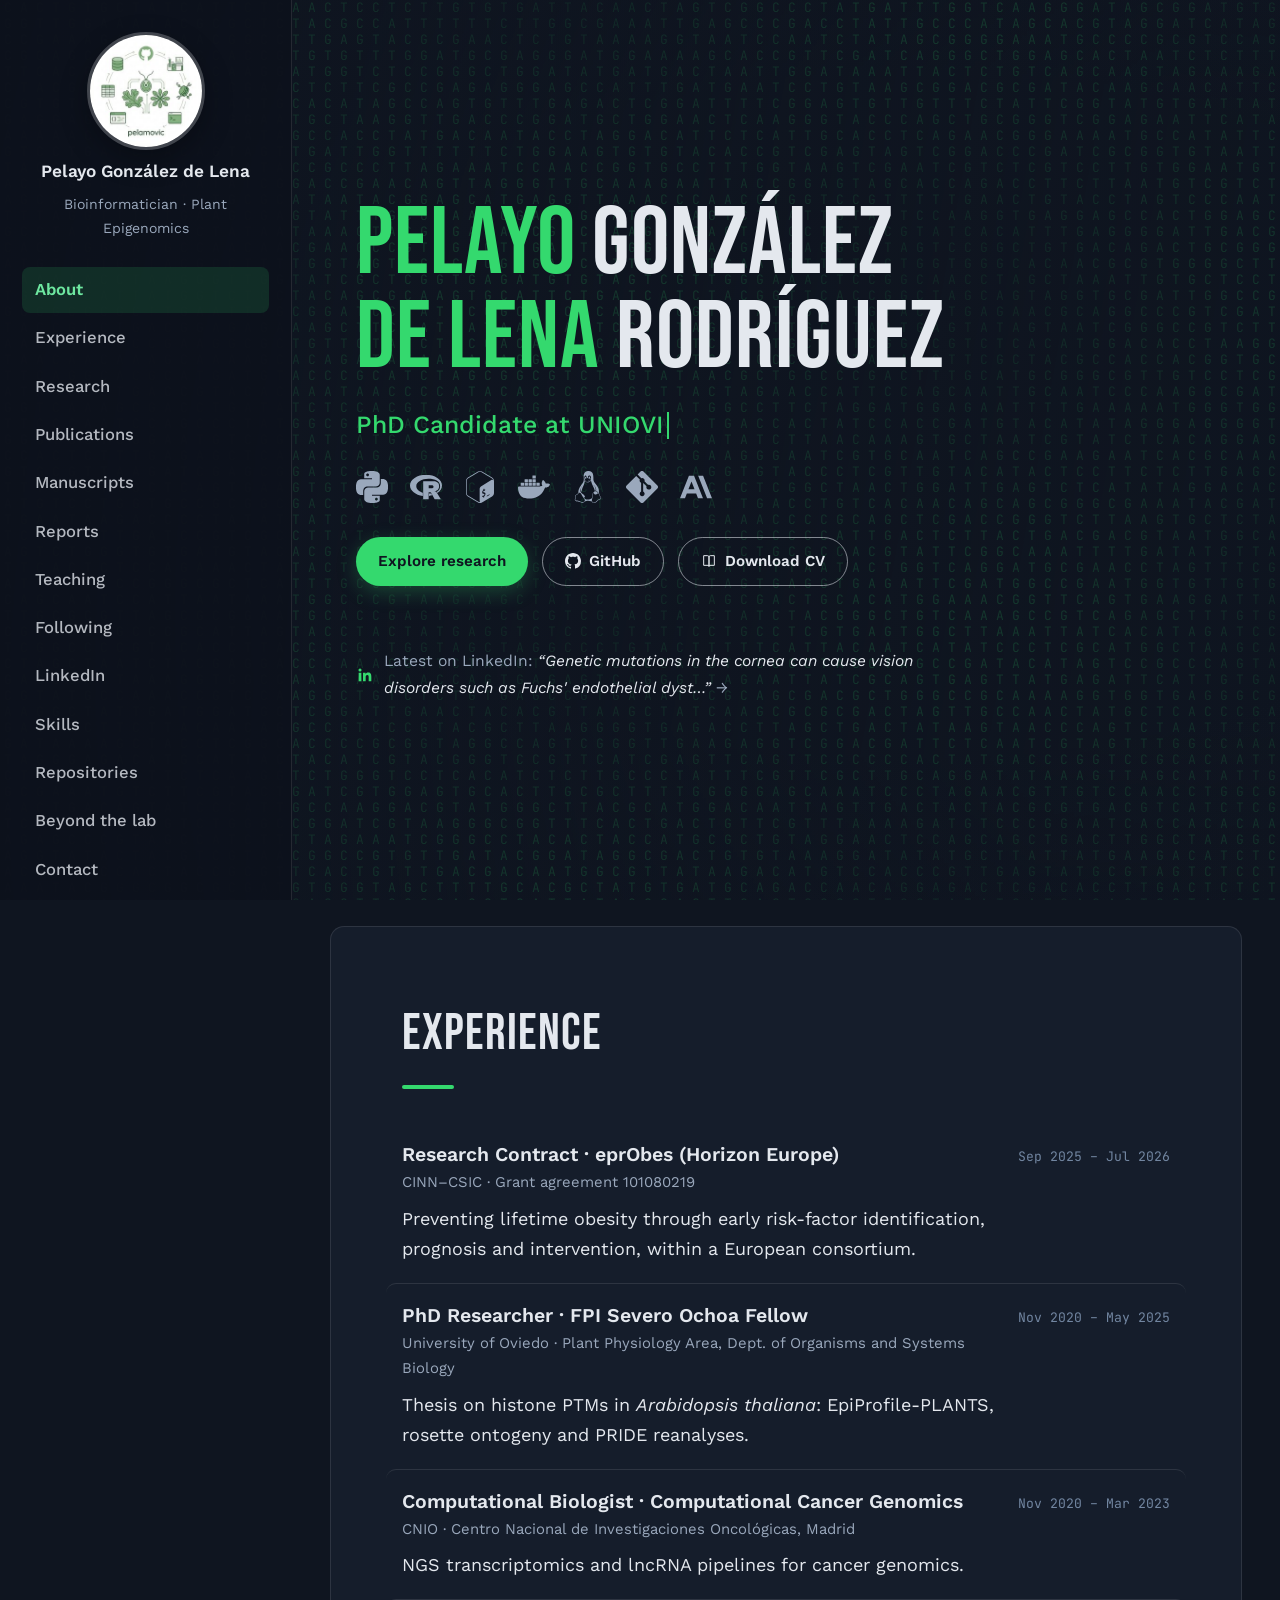
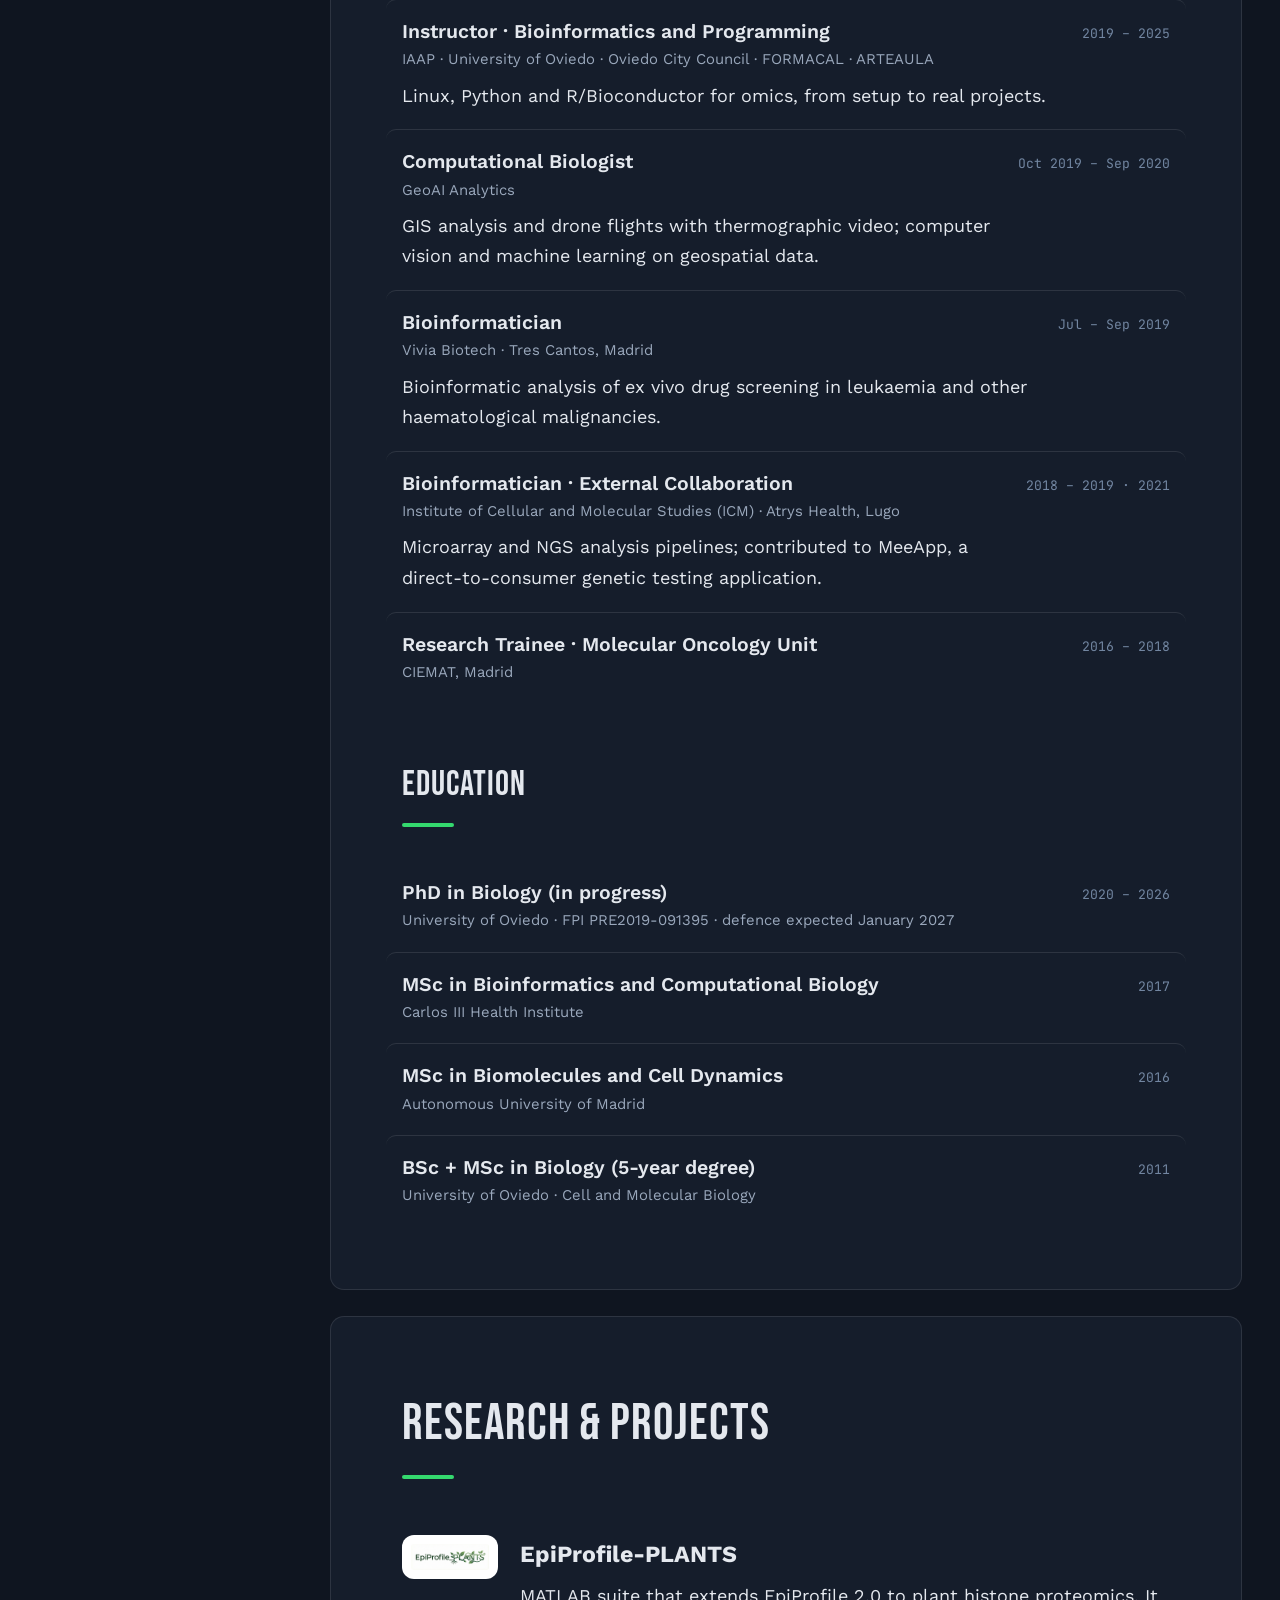
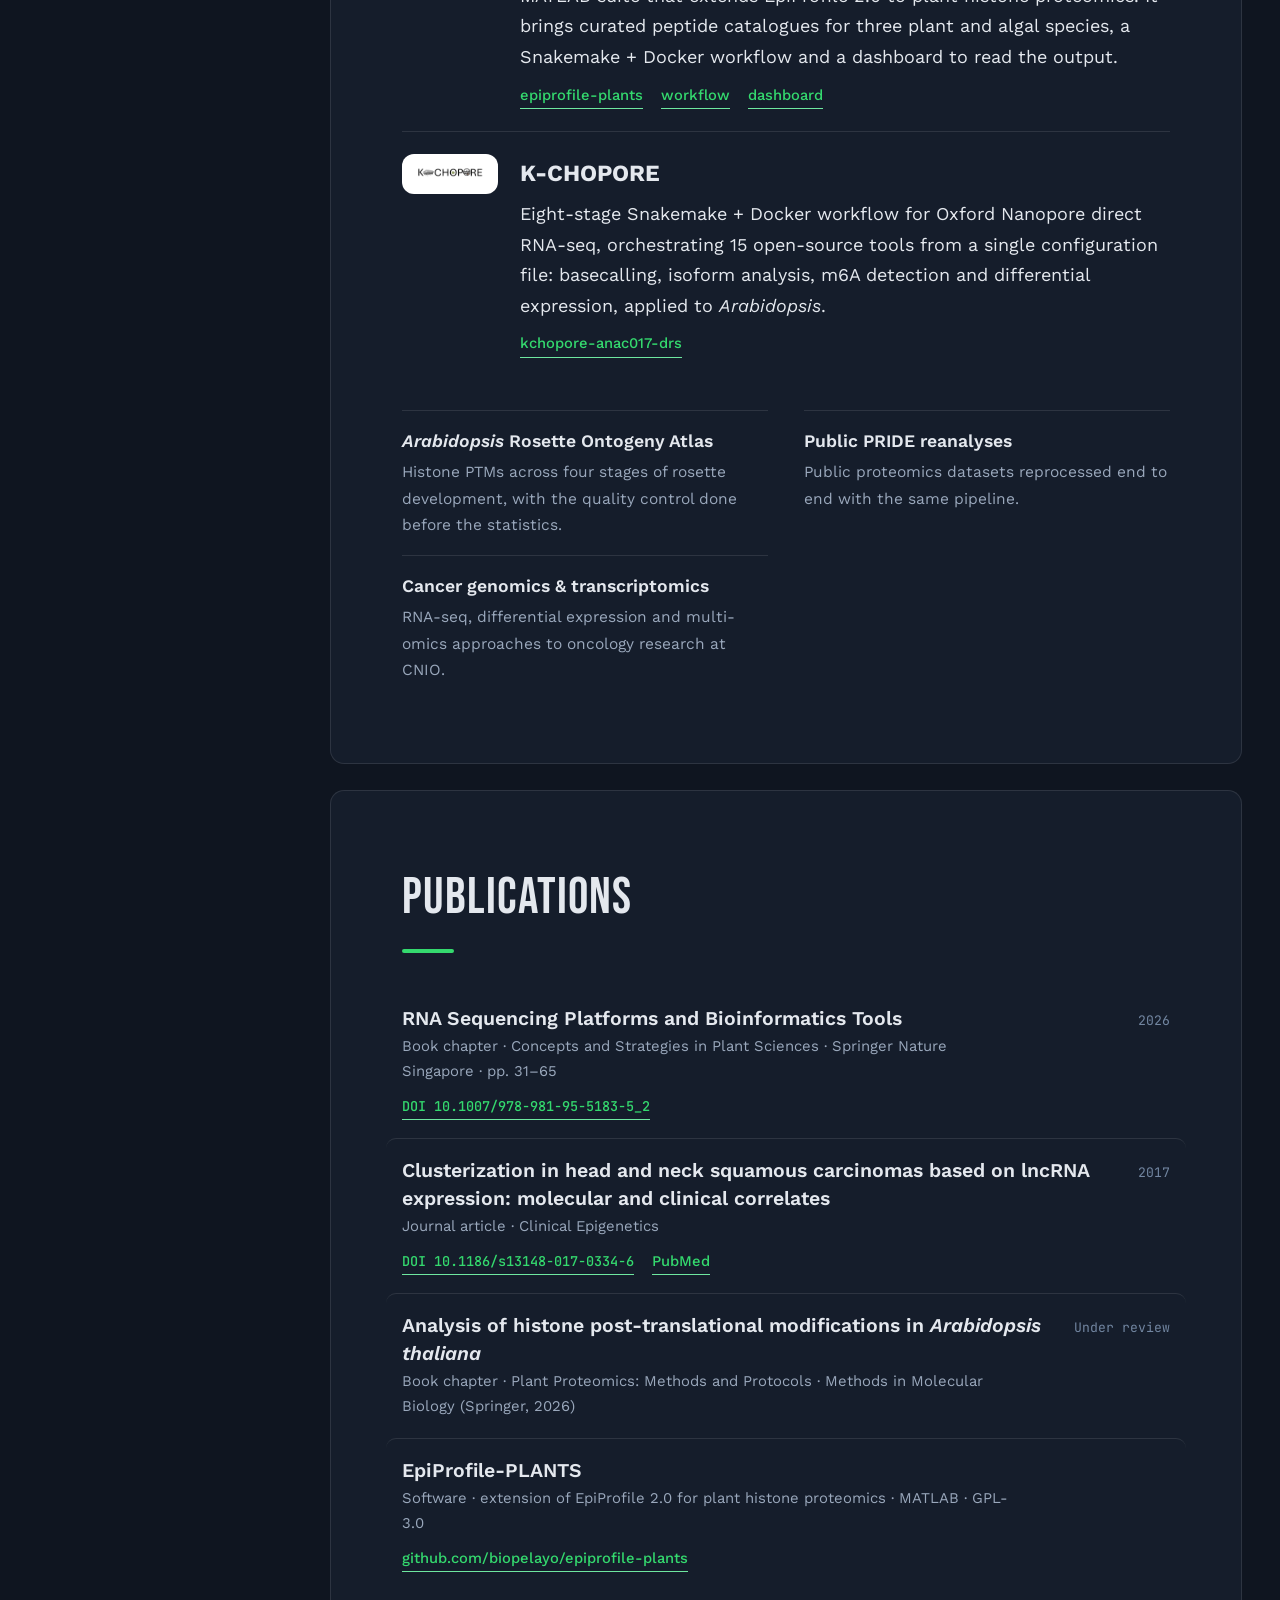
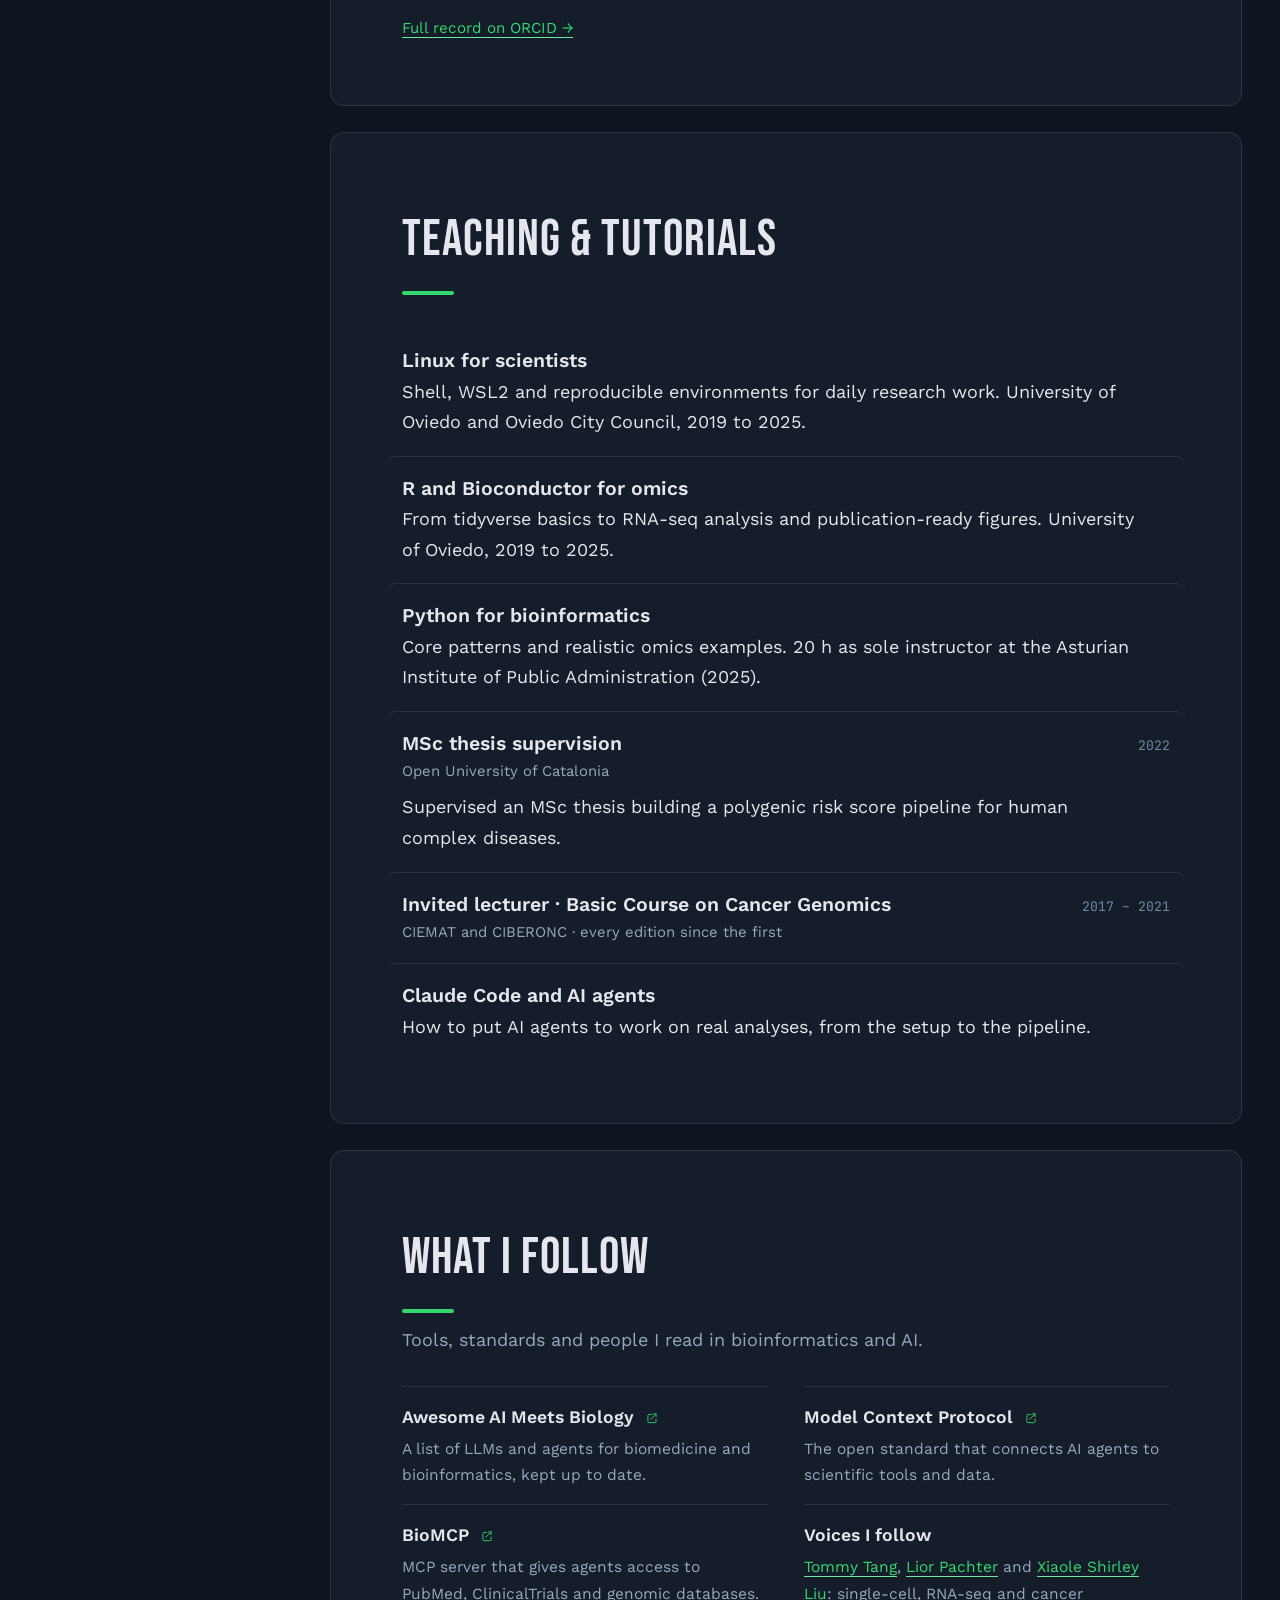
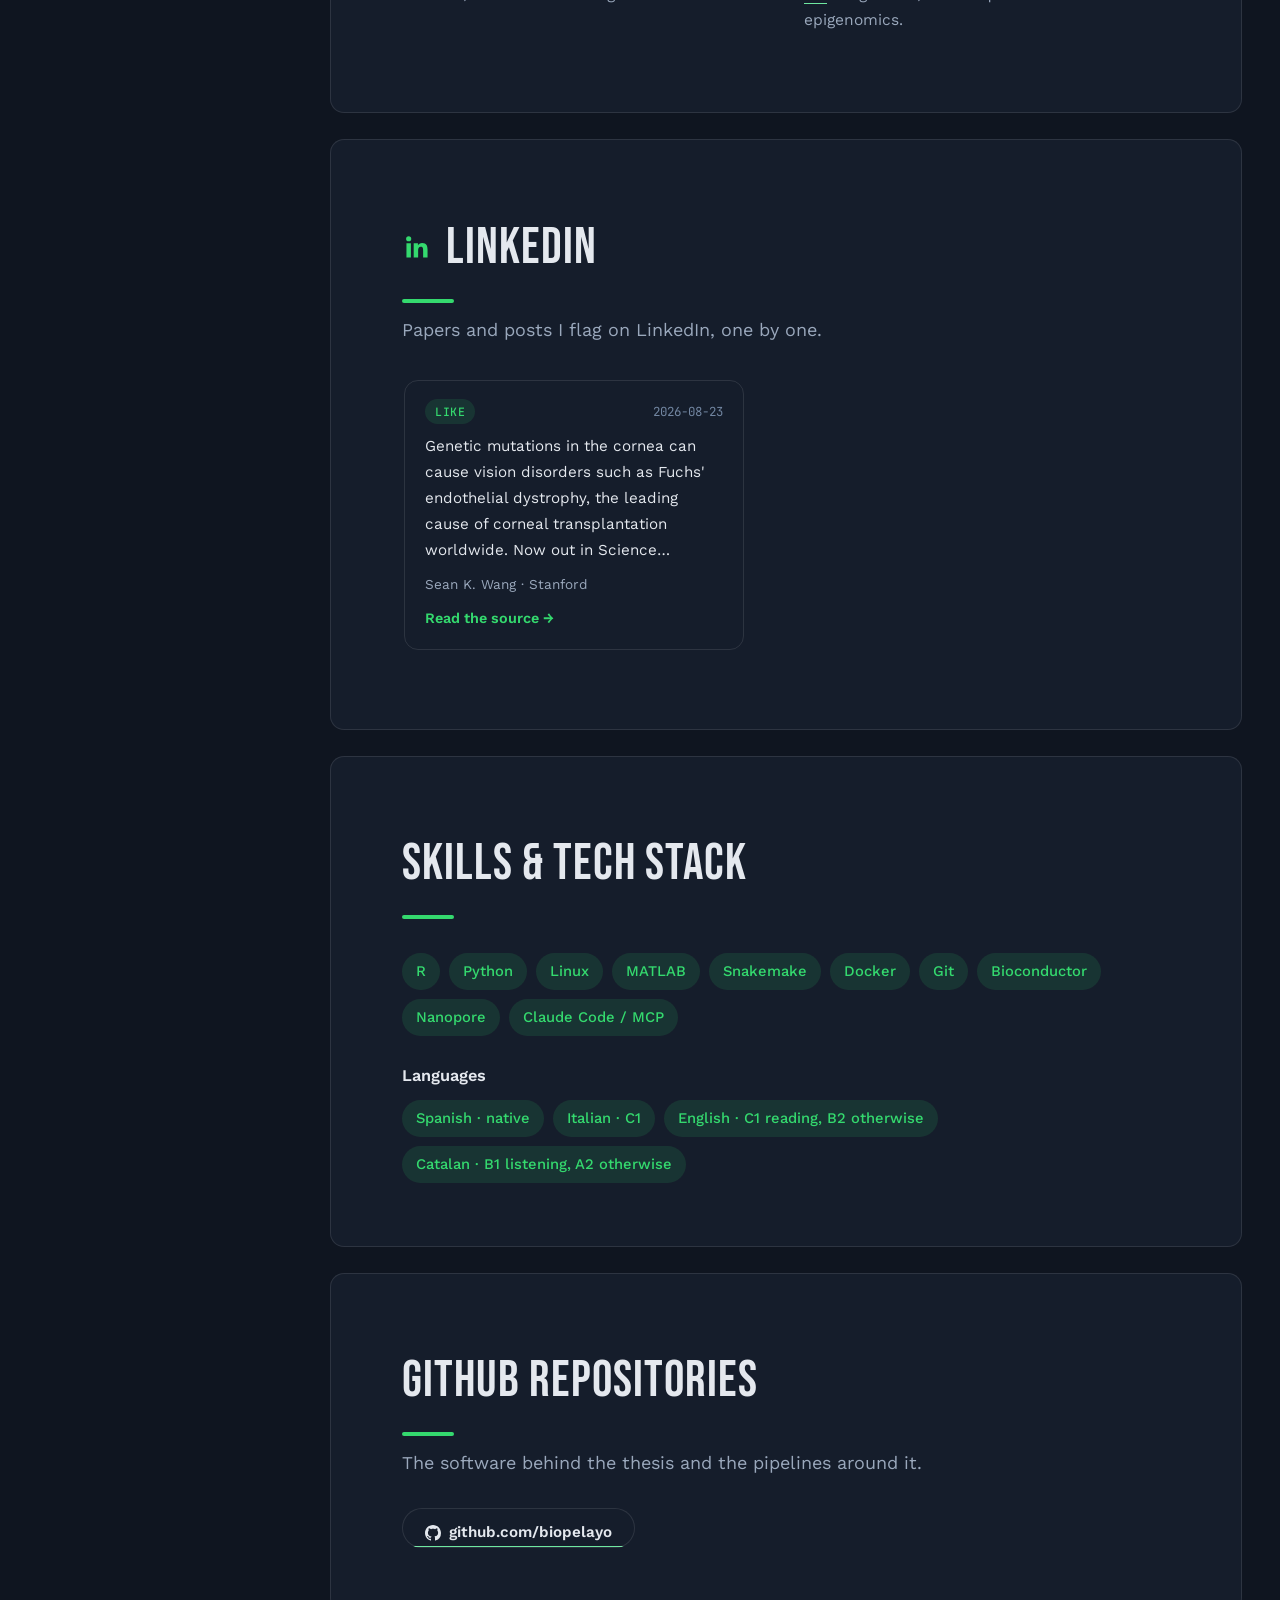
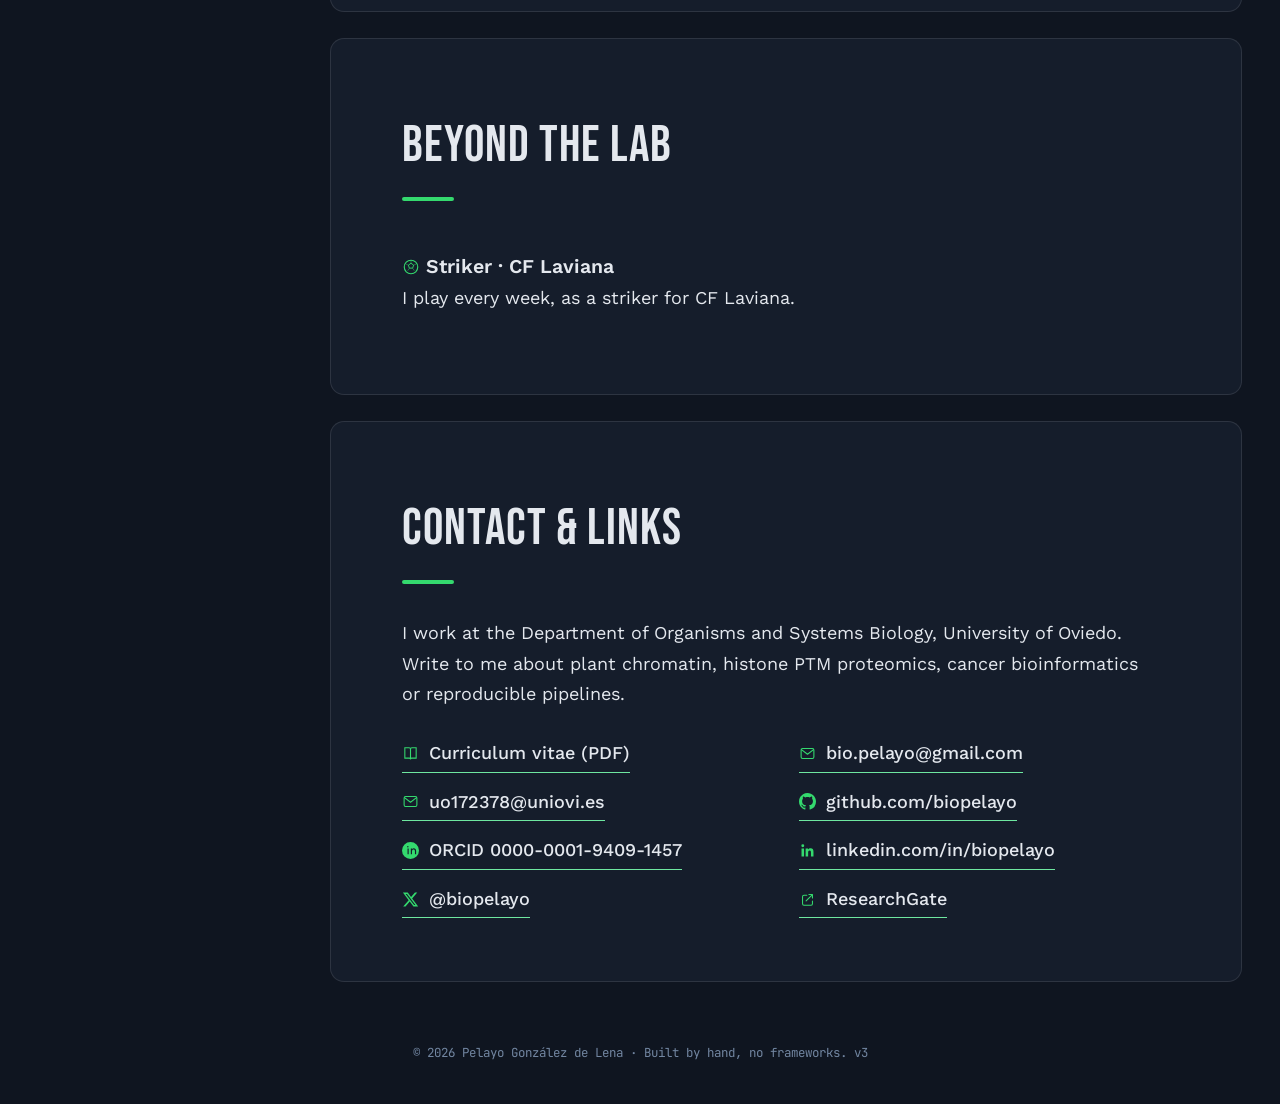
<file: index.html>
<!DOCTYPE html>
<html lang="en" data-theme="dark">
<head>
  <meta charset="UTF-8" />
  <title>Pelayo González de Lena – Computational Biology, Plant Epigenomics & Histone Proteomics</title>
  <meta name="viewport" content="width=device-width, initial-scale=1" />
  <meta name="author" content="Pelayo González de Lena" />
  <meta
    name="description"
    content="Personal website of Pelayo González de Lena (biopelayo). Plant epigenomics, quantitative histone PTM proteomics, cancer bioinformatics, RNA-seq, and reproducible workflows."
  />
  <link rel="canonical" href="https://biopelayo.github.io/" />
  <meta name="theme-color" content="#0f1520" media="(prefers-color-scheme: dark)" />
  <meta name="theme-color" content="#2D6A4F" media="(prefers-color-scheme: light)" />
  <meta name="google-site-verification" content="dcs9Nmtgi27pmAUFXShbBetQhhrXW3NnDe37JS5B_H0" />

  <!-- OpenGraph / Twitter -->
  <meta property="og:type" content="website" />
  <meta property="og:title" content="Pelayo González de Lena – Computational Biology & Plant Epigenomics" />
  <meta property="og:description" content="Plant epigenomics, cancer bioinformatics, histone PTM proteomics, and reproducible pipelines." />
  <meta property="og:url" content="https://biopelayo.github.io/" />
  <meta name="twitter:card" content="summary_large_image" />
  <meta property="og:image" content="https://biopelayo.github.io/img/og-preview.png" />
  <meta property="og:image:width" content="1200" />
  <meta property="og:image:height" content="630" />
  <meta name="twitter:image" content="https://biopelayo.github.io/img/og-preview.png" />

  <!-- Favicons -->
  <link rel="icon" href="/favicon.ico" sizes="48x48" />
  <link rel="icon" type="image/png" sizes="32x32" href="img/favicon-32.png" />
  <link rel="icon" type="image/png" sizes="16x16" href="img/favicon-16.png" />
  <link rel="apple-touch-icon" href="img/apple-touch-icon.png" />

  <!-- JSON-LD Structured Data -->
  <script type="application/ld+json">
  {
    "@context": "https://schema.org",
    "@type": "Person",
    "name": "Pelayo González de Lena Rodríguez",
    "alternateName": "Pelamovic",
    "url": "https://biopelayo.github.io",
    "image": "https://biopelayo.github.io/img/og-preview.png",
    "jobTitle": "PhD Candidate in Computational Biology",
    "worksFor": {
      "@type": "Organization",
      "name": "University of Oviedo",
      "department": "Department of Organisms and Systems Biology"
    },
    "alumniOf": {
      "@type": "Organization",
      "name": "University of Oviedo"
    },
    "email": "mailto:bio.pelayo@gmail.com",
    "identifier": {
      "@type": "PropertyValue",
      "propertyID": "ORCID",
      "value": "https://orcid.org/0000-0001-9409-1457"
    },
    "knowsLanguage": [
      { "@type": "Language", "name": "Spanish", "alternateName": "es" },
      { "@type": "Language", "name": "English", "alternateName": "en" },
      { "@type": "Language", "name": "Italian", "alternateName": "it" }
    ],
    "knowsAbout": ["Plant Epigenomics", "Histone PTM Proteomics", "Cancer Bioinformatics", "LC-MS/MS", "Computational Biology", "Reproducible Pipelines", "AI Agents", "MCP"],
    "sameAs": [
      "https://github.com/biopelayo",
      "https://orcid.org/0000-0001-9409-1457",
      "https://www.linkedin.com/in/biopelayo/",
      "https://twitter.com/biopelayo",
      "https://www.researchgate.net/profile/Pelayo-Gonzalez-de-Lena"
    ]
  }
  </script>

  <!-- Theme + language before first paint -->
  <script>
    (function () {
      try {
        var t = localStorage.getItem('pela-theme');
        if (t === 'light' || t === 'dark') document.documentElement.setAttribute('data-theme', t);
        var l = localStorage.getItem('pela-lang');
        if (l === 'es') document.documentElement.setAttribute('lang', 'es');
      } catch (e) {}
    })();
  </script>

  <!-- Google Fonts -->
  <link rel="preconnect" href="https://fonts.googleapis.com" />
  <link rel="preconnect" href="https://fonts.gstatic.com" crossorigin />
  <link href="https://fonts.googleapis.com/css2?family=Bebas+Neue&family=Work+Sans:wght@400;500;600;700&family=JetBrains+Mono:wght@400;500&display=swap" rel="stylesheet" />

  <link rel="stylesheet" href="css/styles.css?v=20260903" />
</head>

<body>
  <!--
  THESIS: a scientist's CV you can scan in one minute, opened by the one thing no other
  CV has: his chromatin, alive. Refuses the v1 twelve-section scroll wall and its five
  competing neons.
  OWN-WORLD: deep-space blue ground (#0f1520); nucleosome canvas (H2A green, H2B cyan,
  H3 blue, H4 pink); ONE dominant green accent; Bebas Neue display over Work Sans;
  JetBrains Mono strictly for data. Light theme: white ground, Botanical Green #2D6A4F,
  canvas caged inside the dark hero.
  STORY: the visitor recognizes a rigorous, reproducible-pipelines scientist; finds the
  flagship tools, the papers and the contact in seconds; leaves via GitHub, DOI or mail.
  FIRST VIEWPORT: fixed side nav with portrait; giant two-line Bebas name (white / green)
  over the live canvas; typing role line; monochrome stack-icon row (CV Swiss style:
  Python, R, Bash, Docker, Linux, Git, Claude); two actions (Explore research / GitHub).
  FORM: single-page CV after driessmit.github.io; owner-pinned direction (intake
  2026-08-23); no concept seed.
  FINISH: unreviewed and undocumented is unfinished; this build ends with the finish
  review, the verdict, DESIGN.md, and every shipping raster carrying its provenance.
  -->

  <!-- SVG icon sprite -->
  <svg xmlns="http://www.w3.org/2000/svg" style="display:none" aria-hidden="true">
    <symbol id="ico-nucleosome" viewBox="0 0 24 24">
      <circle cx="12" cy="12" r="5.5" fill="none" stroke="currentColor" stroke-width="1.5"/>
      <path d="M5 10 Q12 4 19 10" fill="none" stroke="currentColor" stroke-width="1" opacity="0.6"/>
      <path d="M5 14 Q12 20 19 14" fill="none" stroke="currentColor" stroke-width="1" opacity="0.6"/>
      <line x1="8" y1="7" x2="6" y2="3.5" stroke="currentColor" stroke-width="1" stroke-linecap="round"/>
      <line x1="16" y1="7" x2="18" y2="3.5" stroke="currentColor" stroke-width="1" stroke-linecap="round"/>
      <line x1="8" y1="17" x2="6" y2="20.5" stroke="currentColor" stroke-width="1" stroke-linecap="round"/>
      <line x1="16" y1="17" x2="18" y2="20.5" stroke="currentColor" stroke-width="1" stroke-linecap="round"/>
    </symbol>
    <symbol id="ico-flask" viewBox="0 0 24 24">
      <path d="M9 3h6v0M10 3v6.5L5 19a1 1 0 001 2h12a1 1 0 001-2L14 9.5V3" fill="none" stroke="currentColor" stroke-width="1.5" stroke-linejoin="round" stroke-linecap="round"/>
      <path d="M7.5 15h9" stroke="currentColor" stroke-width="1" opacity="0.4"/>
      <line x1="9" y1="3" x2="15" y2="3" stroke="currentColor" stroke-width="1.5" stroke-linecap="round"/>
    </symbol>
    <symbol id="ico-dna" viewBox="0 0 24 24">
      <path d="M8 2 C8 8 16 10 16 16 C16 20 12 22 12 22" fill="none" stroke="currentColor" stroke-width="1.5" stroke-linecap="round"/>
      <path d="M16 2 C16 8 8 10 8 16 C8 20 12 22 12 22" fill="none" stroke="currentColor" stroke-width="1.5" stroke-linecap="round"/>
      <line x1="9" y1="6" x2="15" y2="6" stroke="currentColor" stroke-width="1" opacity="0.5"/>
      <line x1="8.5" y1="10" x2="15.5" y2="10" stroke="currentColor" stroke-width="1" opacity="0.5"/>
      <line x1="9" y1="14" x2="15" y2="14" stroke="currentColor" stroke-width="1" opacity="0.5"/>
      <line x1="10" y1="18" x2="14" y2="18" stroke="currentColor" stroke-width="1" opacity="0.5"/>
    </symbol>
    <symbol id="ico-microscope" viewBox="0 0 24 24">
      <circle cx="14" cy="6" r="2.5" fill="none" stroke="currentColor" stroke-width="1.5"/>
      <line x1="14" y1="8.5" x2="14" y2="14" stroke="currentColor" stroke-width="1.5" stroke-linecap="round"/>
      <line x1="14" y1="14" x2="8" y2="19" stroke="currentColor" stroke-width="1.5" stroke-linecap="round"/>
      <line x1="6" y1="19" x2="18" y2="19" stroke="currentColor" stroke-width="2" stroke-linecap="round"/>
      <path d="M10 14h8" stroke="currentColor" stroke-width="1.5" stroke-linecap="round" opacity="0.6"/>
    </symbol>
    <symbol id="ico-terminal" viewBox="0 0 24 24">
      <rect x="3" y="4" width="18" height="16" rx="2" fill="none" stroke="currentColor" stroke-width="1.5"/>
      <polyline points="7,9 10,12 7,15" fill="none" stroke="currentColor" stroke-width="1.5" stroke-linecap="round" stroke-linejoin="round"/>
      <line x1="13" y1="15" x2="17" y2="15" stroke="currentColor" stroke-width="1.5" stroke-linecap="round"/>
    </symbol>
    <symbol id="ico-book" viewBox="0 0 24 24">
      <path d="M4 4h6a2 2 0 012 2v14a1.5 1.5 0 00-1.5-1.5H4V4z" fill="none" stroke="currentColor" stroke-width="1.5"/>
      <path d="M20 4h-6a2 2 0 00-2 2v14a1.5 1.5 0 011.5-1.5H20V4z" fill="none" stroke="currentColor" stroke-width="1.5"/>
    </symbol>
    <symbol id="ico-git" viewBox="0 0 24 24">
      <circle cx="6" cy="6" r="2.5" fill="none" stroke="currentColor" stroke-width="1.5"/>
      <circle cx="6" cy="18" r="2.5" fill="none" stroke="currentColor" stroke-width="1.5"/>
      <circle cx="18" cy="10" r="2.5" fill="none" stroke="currentColor" stroke-width="1.5"/>
      <path d="M6 8.5v7M6 12h7a3 3 0 003-3v0" fill="none" stroke="currentColor" stroke-width="1.5" stroke-linecap="round"/>
    </symbol>
    <symbol id="ico-code" viewBox="0 0 24 24">
      <polyline points="8,7 3,12 8,17" fill="none" stroke="currentColor" stroke-width="1.5" stroke-linecap="round" stroke-linejoin="round"/>
      <polyline points="16,7 21,12 16,17" fill="none" stroke="currentColor" stroke-width="1.5" stroke-linecap="round" stroke-linejoin="round"/>
      <line x1="13.5" y1="5" x2="10.5" y2="19" stroke="currentColor" stroke-width="1.5" stroke-linecap="round"/>
    </symbol>
    <symbol id="ico-grad" viewBox="0 0 24 24">
      <path d="M2 10l10-5 10 5-10 5z" fill="none" stroke="currentColor" stroke-width="1.5" stroke-linejoin="round"/>
      <path d="M6 12v5c0 2 3 4 6 4s6-2 6-4v-5" fill="none" stroke="currentColor" stroke-width="1.5"/>
      <line x1="22" y1="10" x2="22" y2="17" stroke="currentColor" stroke-width="1.5" stroke-linecap="round"/>
    </symbol>
    <symbol id="ico-soccer" viewBox="0 0 24 24">
      <circle cx="12" cy="12" r="9" fill="none" stroke="currentColor" stroke-width="1.5"/>
      <path d="M12 7l3.5 2.5-1.3 4h-4.4L8.5 9.5z" fill="none" stroke="currentColor" stroke-width="1.2" stroke-linejoin="round"/>
      <path d="M12 3v4M8.5 9.5L5 8M15.5 9.5L19 8M10 13.5L7.5 17M14 13.5l2.5 3.5" stroke="currentColor" stroke-width="1" opacity="0.6"/>
    </symbol>
    <symbol id="ico-briefcase" viewBox="0 0 24 24">
      <rect x="3" y="8" width="18" height="12" rx="2" fill="none" stroke="currentColor" stroke-width="1.5"/>
      <path d="M9 8V6a2 2 0 012-2h2a2 2 0 012 2v2" fill="none" stroke="currentColor" stroke-width="1.5"/>
      <path d="M3 13h18" stroke="currentColor" stroke-width="1" opacity="0.5"/>
    </symbol>
    <symbol id="ico-sun" viewBox="0 0 24 24">
      <circle cx="12" cy="12" r="4" fill="none" stroke="currentColor" stroke-width="1.5"/>
      <path d="M12 3v2M12 19v2M3 12h2M19 12h2M5.6 5.6l1.4 1.4M17 17l1.4 1.4M18.4 5.6L17 7M7 17l-1.4 1.4" stroke="currentColor" stroke-width="1.5" stroke-linecap="round"/>
    </symbol>
    <symbol id="ico-moon" viewBox="0 0 24 24">
      <path d="M20 13.5A8 8 0 0110.5 4 8 8 0 1020 13.5z" fill="none" stroke="currentColor" stroke-width="1.5" stroke-linejoin="round"/>
    </symbol>
    <symbol id="ico-mail" viewBox="0 0 24 24">
      <rect x="3" y="5" width="18" height="14" rx="2" fill="none" stroke="currentColor" stroke-width="1.5"/>
      <path d="M3.5 6.5L12 13l8.5-6.5" fill="none" stroke="currentColor" stroke-width="1.5" stroke-linecap="round" stroke-linejoin="round"/>
    </symbol>
    <symbol id="ico-external" viewBox="0 0 24 24">
      <path d="M14 5h5v5M19 5l-9 9" fill="none" stroke="currentColor" stroke-width="1.5" stroke-linecap="round" stroke-linejoin="round"/>
      <path d="M19 14v4a2 2 0 01-2 2H7a2 2 0 01-2-2V8a2 2 0 012-2h4" fill="none" stroke="currentColor" stroke-width="1.5" stroke-linecap="round"/>
    </symbol>
    <symbol id="ico-github" viewBox="0 0 16 16">
      <path fill="currentColor" d="M8 0C3.58 0 0 3.58 0 8c0 3.54 2.29 6.53 5.47 7.59.4.07.55-.17.55-.38 0-.19-.01-.82-.01-1.49-2.01.37-2.53-.49-2.69-.94-.09-.23-.48-.94-.82-1.13-.28-.15-.68-.52-.01-.53.63-.01 1.08.58 1.23.82.72 1.21 1.87.87 2.33.66.07-.52.28-.87.51-1.07-1.78-.2-3.64-.89-3.64-3.95 0-.87.31-1.59.82-2.15-.08-.2-.36-1.02.08-2.12 0 0 .67-.21 2.2.82.64-.18 1.32-.27 2-.27.68 0 1.36.09 2 .27 1.53-1.04 2.2-.82 2.2-.82.44 1.1.16 1.92.08 2.12.51.56.82 1.27.82 2.15 0 3.07-1.87 3.75-3.65 3.95.29.25.54.73.54 1.48 0 1.07-.01 1.93-.01 2.2 0 .21.15.46.55.38A8.013 8.013 0 0016 8c0-4.42-3.58-8-8-8z"/>
    </symbol>
    <symbol id="ico-orcid" viewBox="0 0 16 16">
      <path fill="currentColor" d="M8 0a8 8 0 100 16A8 8 0 008 0zM6.2 4.4c0 .4-.3.7-.7.7s-.7-.3-.7-.7.3-.7.7-.7.7.3.7.7zM5.2 6h1.1v5.6H5.2V6zm3.1 0h1.1v.8c.3-.5.9-.9 1.7-.9 1.3 0 2.2.9 2.2 2.7v3h-1.1V8.8c0-1.1-.5-1.7-1.3-1.7-.8 0-1.5.6-1.5 1.8v2.7H8.3V6z"/>
    </symbol>
    <symbol id="ico-x" viewBox="0 0 24 24">
      <path fill="currentColor" d="M18.244 2.25h3.308l-7.227 8.26 8.502 11.24H16.17l-5.214-6.817L4.99 21.75H1.68l7.73-8.835L1.254 2.25H8.08l4.713 6.231zm-1.161 17.52h1.833L7.084 4.126H5.117z"/>
    </symbol>
    <symbol id="ico-youtube" viewBox="0 0 24 24">
      <rect x="2" y="5" width="20" height="14" rx="4" fill="none" stroke="currentColor" stroke-width="1.5"/>
      <path d="M10 9l5 3-5 3z" fill="currentColor"/>
    </symbol>
    <symbol id="ico-linkedin" viewBox="0 0 24 24">
      <path fill="currentColor" d="M20.45 20.45h-3.55v-5.57c0-1.33-.03-3.04-1.85-3.04-1.86 0-2.14 1.45-2.14 2.94v5.67H9.35V9h3.41v1.56h.05c.47-.9 1.63-1.85 3.36-1.85 3.6 0 4.27 2.37 4.27 5.46v6.28zM5.34 7.43a2.06 2.06 0 110-4.12 2.06 2.06 0 010 4.12zM7.12 20.45H3.56V9h3.56v11.45z"/>
    </symbol>
  </svg>

  <a class="skip-link" href="#main" data-i18n="skip">Skip to main content</a>

  <!-- Mobile top bar -->
  <input type="checkbox" id="nav-toggle" class="nav-toggle-input" aria-hidden="true" />
  <div class="topbar">
    <a href="#about" class="topbar-brand">Pelamovic</a>
    <button type="button" class="nav-toggle-label" id="nav-toggle-label" data-i18n-aria="aria.nav.toggle" aria-label="Toggle navigation" aria-expanded="false" aria-controls="sidenav">
      <span></span><span></span><span></span>
    </button>
  </div>

  <!-- Side navigation -->
  <header class="sidenav" id="sidenav">
    <a href="#about" class="sidenav-identity">
      <img class="sidenav-photo" src="img/profile.jpg" alt="" width="460" height="460" />
      <span class="sidenav-name">Pelayo González de Lena</span>
      <span class="sidenav-role" data-i18n="side.role">Bioinformatician · Plant Epigenomics</span>
    </a>
    <nav class="sidenav-links" data-i18n-aria="aria.nav.primary" aria-label="Primary navigation">
      <a href="#about" data-i18n="nav.about">About</a>
      <a href="#experience" data-i18n="nav.experience">Experience</a>
      <a href="#research" data-i18n="nav.research">Research</a>
      <a href="#publications" data-i18n="nav.publications">Publications</a>
      <a href="#manuscripts" data-i18n="nav.manuscripts">Manuscripts</a>
      <a href="#reports" data-i18n="nav.reports">Reports</a>
      <a href="#teaching" data-i18n="nav.teaching">Teaching</a>
      <a href="#media" data-i18n="nav.media">Following</a>
      <a href="#linkedin" data-i18n="nav.linkedin" id="nav-linkedin" hidden>LinkedIn</a>
      <a href="#skills" data-i18n="nav.skills">Skills</a>
      <a href="#repos" data-i18n="nav.repos">Repositories</a>
      <a href="#beyond" data-i18n="nav.beyond">Beyond the lab</a>
      <a href="#contact" data-i18n="nav.contact">Contact</a>
    </nav>
    <div class="sidenav-controls">
      <div class="lang-switch" role="group" data-i18n-aria="aria.lang" aria-label="Language">
        <button type="button" class="lang-btn" data-lang="en" aria-pressed="true">EN</button>
        <button type="button" class="lang-btn" data-lang="es" aria-pressed="false">ES</button>
      </div>
      <button type="button" class="theme-btn" id="theme-btn" aria-label="Switch to light theme">
        <svg class="theme-ico theme-ico--sun" aria-hidden="true"><use href="#ico-sun"/></svg>
        <svg class="theme-ico theme-ico--moon" aria-hidden="true"><use href="#ico-moon"/></svg>
      </button>
    </div>
    <div class="sidenav-social">
      <a href="https://github.com/biopelayo" target="_blank" rel="noopener noreferrer" aria-label="GitHub" title="GitHub"><svg aria-hidden="true"><use href="#ico-github"/></svg></a>
      <a href="https://orcid.org/0000-0001-9409-1457" target="_blank" rel="noopener noreferrer" aria-label="ORCID" title="ORCID"><svg aria-hidden="true"><use href="#ico-orcid"/></svg></a>
      <a href="https://www.linkedin.com/in/biopelayo/" target="_blank" rel="noopener noreferrer" aria-label="LinkedIn" title="LinkedIn"><svg aria-hidden="true"><use href="#ico-linkedin"/></svg></a>
      <a href="https://twitter.com/biopelayo" target="_blank" rel="noopener noreferrer" aria-label="Twitter / X" title="Twitter / X"><svg aria-hidden="true"><use href="#ico-x"/></svg></a>
      <a href="mailto:bio.pelayo@gmail.com" data-i18n-aria="aria.email" aria-label="Email" title="Email"><svg aria-hidden="true"><use href="#ico-mail"/></svg></a>
    </div>
  </header>

  <!-- Fondo. Va fuera del hero a proposito: dentro quedaba por delante del
       contenido, porque el hero abre contexto de apilamiento con z-index 1. -->
  <div id="cell-scrim" aria-hidden="true"></div>
  <canvas id="glyph-field" aria-hidden="true"></canvas>

  <main id="main">
    <!-- About / hero -->
    <section id="about" class="hero">
      <div class="hero-inner">
        <h1 class="hero-name"><span class="hero-name-b">Pelayo</span> <span class="hero-name-a">González</span><br /><span class="hero-name-b">de Lena</span> <span class="hero-name-a">Rodríguez</span></h1>
        <p class="hero-typing"><span class="visually-hidden" data-i18n="hero.roles">PhD candidate, computational biologist, plant epigenomics researcher</span>
          <span class="typing-text" id="typing-target" aria-hidden="true"></span><span class="typing-cursor" aria-hidden="true"></span>
        </p>
        <div class="hero-stack">
          <span class="stack-ico stack-ico--python" role="img" aria-label="Python" title="Python"></span>
          <span class="stack-ico stack-ico--r" role="img" aria-label="R" title="R"></span>
          <span class="stack-ico stack-ico--bash" role="img" aria-label="Bash" title="Bash"></span>
          <span class="stack-ico stack-ico--docker" role="img" aria-label="Docker" title="Docker"></span>
          <span class="stack-ico stack-ico--linux" role="img" aria-label="Linux" title="Linux"></span>
          <span class="stack-ico stack-ico--git" role="img" aria-label="Git" title="Git"></span>
          <span class="stack-ico stack-ico--claude" role="img" aria-label="Claude / Anthropic" title="Claude / Anthropic"></span>
        </div>
        <div class="hero-actions">
          <a class="btn btn-solid" href="#research" data-i18n="hero.cta1">Explore research</a>
          <a class="btn btn-line" href="https://github.com/biopelayo" target="_blank" rel="noopener noreferrer">
            <svg class="btn-ico" aria-hidden="true"><use href="#ico-github"/></svg> GitHub
          </a>
          <a class="btn btn-line" href="cv/Pelayo_Gonzalez_de_Lena_CV_EN.pdf" download>
            <svg class="btn-ico" aria-hidden="true"><use href="#ico-book"/></svg> <span data-i18n="hero.cv">Download CV</span>
          </a>
        </div>
        <a class="hero-linkedin" id="hero-linkedin" href="#linkedin" hidden>
          <svg aria-hidden="true"><use href="#ico-linkedin"/></svg>
          <span><span data-i18n="hero.li">Latest on LinkedIn:</span> <em id="hero-linkedin-text"></em> →</span>
        </a>
      </div>
    </section>

    <!-- Experience -->
    <section id="experience" class="section">
      <div class="section-inner">
        <h2 class="section-title" data-i18n="exp.title">Experience</h2>

        <article class="resume-item">
          <div class="resume-main">
            <h3 data-i18n="exp.eprobes.role">Research Contract · eprObes (Horizon Europe)</h3>
            <p class="resume-where" data-i18n="exp.eprobes.where">CINN&#8211;CSIC · Grant agreement 101080219</p>
            <p data-i18n="exp.eprobes.desc">Preventing lifetime obesity through early risk-factor identification, prognosis and intervention, within a European consortium.</p>
          </div>
          <span class="resume-when" data-i18n="exp.eprobes.when">Sep 2025 &#8211; Jul 2026</span>
        </article>

        <article class="resume-item">
          <div class="resume-main">
            <h3 data-i18n="exp.phd.role">PhD Researcher · FPI Severo Ochoa Fellow</h3>
            <p class="resume-where" data-i18n="exp.phd.where">University of Oviedo · Plant Physiology Area, Dept. of Organisms and Systems Biology</p>
            <p data-i18n-html="exp.phd.desc">Thesis on histone PTMs in <em>Arabidopsis thaliana</em>: EpiProfile-PLANTS, rosette ontogeny and PRIDE reanalyses.</p>
          </div>
          <span class="resume-when" data-i18n="exp.phd.when">Nov 2020 – May 2025</span>
        </article>

        <article class="resume-item">
          <div class="resume-main">
            <h3 data-i18n="exp.cnio.role">Computational Biologist · Computational Cancer Genomics</h3>
            <p class="resume-where" data-i18n="exp.cnio.where">CNIO · Centro Nacional de Investigaciones Oncológicas, Madrid</p>
            <p data-i18n="exp.cnio.desc">NGS transcriptomics and lncRNA pipelines for cancer genomics.</p>
          </div>
          <span class="resume-when" data-i18n="exp.cnio.when">Nov 2020 – Mar 2023</span>
        </article>

        <article class="resume-item">
          <div class="resume-main">
            <h3 data-i18n="exp.teach.role">Instructor · Bioinformatics and Programming</h3>
            <p class="resume-where" data-i18n="exp.teach.where">IAAP · University of Oviedo · Oviedo City Council · FORMACAL · ARTEAULA</p>
            <p data-i18n="exp.teach.desc">Linux, Python and R/Bioconductor for omics, from setup to real projects.</p>
          </div>
          <span class="resume-when">2019 – 2025</span>
        </article>

        <article class="resume-item">
          <div class="resume-main">
            <h3 data-i18n="exp.geoai.role">Computational Biologist</h3>
            <p class="resume-where">GeoAI Analytics</p>
            <p data-i18n="exp.geoai.desc">GIS analysis and drone flights with thermographic video; computer vision and machine learning on geospatial data.</p>
          </div>
          <span class="resume-when" data-i18n="exp.geoai.when">Oct 2019 – Sep 2020</span>
        </article>

        <article class="resume-item">
          <div class="resume-main">
            <h3 data-i18n="exp.vivia.role">Bioinformatician</h3>
            <p class="resume-where">Vivia Biotech · Tres Cantos, Madrid</p>
            <p data-i18n="exp.vivia.desc">Bioinformatic analysis of ex vivo drug screening in leukaemia and other haematological malignancies.</p>
          </div>
          <span class="resume-when" data-i18n="exp.vivia.when">Jul – Sep 2019</span>
        </article>

        <article class="resume-item">
          <div class="resume-main">
            <h3 data-i18n="exp.icm.role">Bioinformatician · External Collaboration</h3>
            <p class="resume-where" data-i18n="exp.icm.where">Institute of Cellular and Molecular Studies (ICM) · Atrys Health, Lugo</p>
            <p data-i18n="exp.icm.desc">Microarray and NGS analysis pipelines; contributed to MeeApp, a direct-to-consumer genetic testing application.</p>
          </div>
          <span class="resume-when">2018 – 2019 · 2021</span>
        </article>

        <article class="resume-item">
          <div class="resume-main">
            <h3 data-i18n="exp.ciemat.role">Research Trainee · Molecular Oncology Unit</h3>
            <p class="resume-where">CIEMAT, Madrid</p>
          </div>
          <span class="resume-when">2016 – 2018</span>
        </article>

        <h2 class="section-title section-title--sub" id="education" data-i18n="edu.title">Education</h2>
        <article class="resume-item">
          <div class="resume-main">
            <h3 data-i18n="edu.phd.deg">PhD in Biology (in progress)</h3>
            <p class="resume-where" data-i18n="edu.phd.where">University of Oviedo · FPI PRE2019-091395 · defence expected January 2027</p>
          </div>
          <span class="resume-when">2020 – 2026</span>
        </article>
        <article class="resume-item">
          <div class="resume-main">
            <h3 data-i18n="edu.m1.deg">MSc in Bioinformatics and Computational Biology</h3>
            <p class="resume-where" data-i18n="edu.m1.where">Carlos III Health Institute</p>
          </div>
          <span class="resume-when">2017</span>
        </article>
        <article class="resume-item">
          <div class="resume-main">
            <h3 data-i18n="edu.m2.deg">MSc in Biomolecules and Cell Dynamics</h3>
            <p class="resume-where" data-i18n="edu.m2.where">Autonomous University of Madrid</p>
          </div>
          <span class="resume-when">2016</span>
        </article>
        <article class="resume-item">
          <div class="resume-main">
            <h3 data-i18n="edu.bsc.deg">BSc + MSc in Biology (5-year degree)</h3>
            <p class="resume-where" data-i18n="edu.bsc.where">University of Oviedo · Cell and Molecular Biology</p>
          </div>
          <span class="resume-when">2011</span>
        </article>
      </div>
    </section>

    <!-- Research -->
    <section id="research" class="section">
      <div class="section-inner">
        <h2 class="section-title" data-i18n="research.title">Research &amp; Projects</h2>

        <article class="flagship">
          <img class="flagship-logo" src="img/thumbs/epiprofile_logo.png" alt="EpiProfile-PLANTS logo" loading="lazy" />
          <div class="flagship-body">
            <h3>EpiProfile-PLANTS</h3>
            <p data-i18n="research.epi.desc">
              MATLAB suite that extends EpiProfile 2.0 to plant histone proteomics. It brings
              curated peptide catalogues for three plant and algal species, a Snakemake + Docker
              workflow and a dashboard to read the output.
            </p>
            <p class="link-row">
              <a href="https://github.com/biopelayo/epiprofile-plants" target="_blank" rel="noopener noreferrer">epiprofile-plants</a>
              <a href="https://github.com/biopelayo/epiprofile-plants-workflow" target="_blank" rel="noopener noreferrer">workflow</a>
              <a href="https://github.com/biopelayo/epiprofile-dashboard" target="_blank" rel="noopener noreferrer">dashboard</a>
            </p>
          </div>
        </article>

        <article class="flagship">
          <img class="flagship-logo" src="img/thumbs/kchopore_logo.png" alt="K-CHOPORE logo" loading="lazy" />
          <div class="flagship-body">
            <h3>K-CHOPORE</h3>
            <p data-i18n-html="research.kcho.desc">
              Eight-stage Snakemake + Docker workflow for Oxford Nanopore direct RNA-seq,
              orchestrating 15 open-source tools from a single configuration file: basecalling,
              isoform analysis, m6A detection and differential expression, applied to
              <em>Arabidopsis</em>.
            </p>
            <p class="link-row">
              <a href="https://github.com/biopelayo/kchopore-anac017-drs" target="_blank" rel="noopener noreferrer">kchopore-anac017-drs</a>
            </p>
          </div>
        </article>

        <ul class="project-list">
          <li>
            <h3 data-i18n-html="research.p1.t"><em>Arabidopsis</em> Rosette Ontogeny Atlas</h3>
            <p data-i18n="research.p1.d">Histone PTMs across four stages of rosette development, with the quality control done before the statistics.</p>
          </li>
          <li>
            <h3 data-i18n="research.p2.t">Public PRIDE reanalyses</h3>
            <p data-i18n="research.p2.d">Public proteomics datasets reprocessed end to end with the same pipeline.</p>
          </li>
          <li>
            <h3 data-i18n="research.p4.t">Cancer genomics &amp; transcriptomics</h3>
            <p data-i18n="research.p4.d">RNA-seq, differential expression and multi-omics approaches to oncology research at CNIO.</p>
          </li>
        </ul>
      </div>
    </section>

    <!-- Publications -->
    <section id="publications" class="section">
      <div class="section-inner">
        <h2 class="section-title" data-i18n="pubs.title">Publications</h2>

        <article class="resume-item">
          <div class="resume-main">
            <h3>RNA Sequencing Platforms and Bioinformatics Tools</h3>
            <p class="resume-where" data-i18n="pubs.p1.where">Book chapter · Concepts and Strategies in Plant Sciences · Springer Nature Singapore · pp. 31&#8211;65</p>
            <p class="link-row"><a href="https://doi.org/10.1007/978-981-95-5183-5_2" target="_blank" rel="noopener noreferrer"><span class="mono">DOI 10.1007/978-981-95-5183-5_2</span></a></p>
          </div>
          <span class="resume-when">2026</span>
        </article>

        <article class="resume-item">
          <div class="resume-main">
            <h3>Clusterization in head and neck squamous carcinomas based on lncRNA expression: molecular and clinical correlates</h3>
            <p class="resume-where" data-i18n="pubs.p2.where">Journal article · Clinical Epigenetics</p>
            <p class="link-row">
              <a href="https://doi.org/10.1186/s13148-017-0334-6" target="_blank" rel="noopener noreferrer"><span class="mono">DOI 10.1186/s13148-017-0334-6</span></a>
              <a href="https://pubmed.ncbi.nlm.nih.gov/28405244/" target="_blank" rel="noopener noreferrer">PubMed</a>
            </p>
          </div>
          <span class="resume-when">2017</span>
        </article>

        <article class="resume-item">
          <div class="resume-main">
            <h3>Analysis of histone post-translational modifications in <em>Arabidopsis thaliana</em></h3>
            <p class="resume-where" data-i18n="pubs.p3.where">Book chapter · Plant Proteomics: Methods and Protocols · Methods in Molecular Biology (Springer, 2026)</p>
          </div>
          <span class="resume-when" data-i18n="pubs.p3.when">Under review</span>
        </article>

        <article class="resume-item">
          <div class="resume-main">
            <h3>EpiProfile-PLANTS</h3>
            <p class="resume-where" data-i18n="pubs.sw.where">Software · extension of EpiProfile 2.0 for plant histone proteomics · MATLAB · GPL-3.0</p>
            <p class="link-row"><a href="https://github.com/biopelayo/epiprofile-plants" target="_blank" rel="noopener noreferrer">github.com/biopelayo/epiprofile-plants</a></p>
          </div>
        </article>

        <p class="section-foot"><a href="https://orcid.org/0000-0001-9409-1457" target="_blank" rel="noopener noreferrer" data-i18n="pubs.orcid">Full record on ORCID →</a></p>
      </div>
    </section>

    <!-- Manuscripts -->
    <section id="manuscripts" class="section" hidden>
      <div class="section-inner">
        <h2 class="section-title" data-i18n="ms.title">Manuscripts</h2>
        <p class="section-sub" data-i18n="ms.sub">Preprints and manuscripts under review, with their DOI.</p>
        <div class="card-grid" id="ms-grid"></div>
      </div>
    </section>

    <!-- Reports -->
    <section id="reports" class="section" hidden>
      <div class="section-inner">
        <h2 class="section-title" data-i18n="rp.title">Reports</h2>
        <p class="section-sub" data-i18n="rp.sub">Technical reports and audits from the pipelines: what was measured, and what held up.</p>
        <div class="card-grid" id="rp-grid"></div>
      </div>
    </section>

    <!-- Teaching -->
    <section id="teaching" class="section">
      <div class="section-inner">
        <h2 class="section-title" data-i18n="teach.title">Teaching &amp; Tutorials</h2>

        <article class="resume-item">
          <div class="resume-main">
            <h3 data-i18n="teach.t1.t">Linux for scientists</h3>
            <p data-i18n="teach.t1.d">Shell, WSL2 and reproducible environments for daily research work. University of Oviedo and Oviedo City Council, 2019 to 2025.</p>
          </div>
        </article>
        <article class="resume-item">
          <div class="resume-main">
            <h3 data-i18n="teach.t2.t">R and Bioconductor for omics</h3>
            <p data-i18n="teach.t2.d">From tidyverse basics to RNA-seq analysis and publication-ready figures. University of Oviedo, 2019 to 2025.</p>
          </div>
        </article>
        <article class="resume-item">
          <div class="resume-main">
            <h3 data-i18n="teach.t3.t">Python for bioinformatics</h3>
            <p data-i18n="teach.t3.d">Core patterns and realistic omics examples. 20 h as sole instructor at the Asturian Institute of Public Administration (2025).</p>
          </div>
        </article>
        <article class="resume-item">
          <div class="resume-main">
            <h3 data-i18n="teach.sup.t">MSc thesis supervision</h3>
            <p class="resume-where" data-i18n="teach.sup.w">Open University of Catalonia</p>
            <p data-i18n="teach.sup.d">Supervised an MSc thesis building a polygenic risk score pipeline for human complex diseases.</p>
          </div>
          <span class="resume-when">2022</span>
        </article>

        <article class="resume-item">
          <div class="resume-main">
            <h3 data-i18n="teach.inv.t">Invited lecturer · Basic Course on Cancer Genomics</h3>
            <p class="resume-where" data-i18n="teach.inv.w">CIEMAT and CIBERONC · every edition since the first</p>
          </div>
          <span class="resume-when">2017 &#8211; 2021</span>
        </article>

        <article class="resume-item">
          <div class="resume-main">
            <h3 data-i18n="teach.t5.t">Claude Code and AI agents</h3>
            <p data-i18n="teach.t5.d">How to put AI agents to work on real analyses, from the setup to the pipeline.</p>
          </div>
        </article>
      </div>
    </section>

    <!-- Media & Frontier -->
    <section id="media" class="section">
      <div class="section-inner">
        <h2 class="section-title" data-i18n="media.title">What I follow</h2>
        <p class="section-sub" data-i18n="media.sub">Tools, standards and people I read in bioinformatics and AI.</p>


        
        <ul class="project-list">
          <li>
            <h3>Awesome AI Meets Biology <a class="mini-link" href="https://github.com/biopelayo/Awesome-AI-Meets-Biology" target="_blank" rel="noopener noreferrer" aria-label="Awesome AI Meets Biology on GitHub"><svg aria-hidden="true"><use href="#ico-external"/></svg></a></h3>
            <p data-i18n="media.f1.d">A list of LLMs and agents for biomedicine and bioinformatics, kept up to date.</p>
          </li>
          <li>
            <h3>Model Context Protocol <a class="mini-link" href="https://modelcontextprotocol.io" target="_blank" rel="noopener noreferrer" aria-label="Model Context Protocol website"><svg aria-hidden="true"><use href="#ico-external"/></svg></a></h3>
            <p data-i18n="media.f2.d">The open standard that connects AI agents to scientific tools and data.</p>
          </li>
          <li>
            <h3>BioMCP <a class="mini-link" href="https://github.com/genomoncology/biomcp" target="_blank" rel="noopener noreferrer" aria-label="BioMCP on GitHub"><svg aria-hidden="true"><use href="#ico-external"/></svg></a></h3>
            <p data-i18n="media.f3.d">MCP server that gives agents access to PubMed, ClinicalTrials and genomic databases.</p>
          </li>
          <li>
            <h3 data-i18n="media.f4.t">Voices I follow</h3>
            <p data-i18n-html="media.f4.d"><a href="https://www.linkedin.com/in/tommy-tang-bioinformatics/" target="_blank" rel="noopener noreferrer">Tommy Tang</a>, <a href="https://www.linkedin.com/in/laboratory/" target="_blank" rel="noopener noreferrer">Lior Pachter</a> and <a href="https://www.linkedin.com/in/xsliu/" target="_blank" rel="noopener noreferrer">Xiaole Shirley Liu</a>: single-cell, RNA-seq and cancer epigenomics.</p>
          </li>
        </ul>
      </div>
    </section>

    <!-- LinkedIn activity (hidden until data/linkedin.json has items) -->
    <section id="linkedin" class="section" hidden>
      <div class="section-inner">
        <h2 class="section-title"><span class="section-title-row"><svg class="section-icon-li" aria-hidden="true"><use href="#ico-linkedin"/></svg>LinkedIn</span></h2>
        <p class="section-sub" data-i18n="li.sub">Papers and posts I flag on LinkedIn, one by one.</p>
        <div class="li-carousel">
          <button type="button" class="li-arrow li-arrow--prev" id="li-prev" data-i18n-aria="aria.prev" aria-label="Previous">&#8249;</button>
          <div class="li-track" id="li-track" tabindex="0" role="group" data-i18n-aria="aria.carousel" aria-label="LinkedIn activity carousel"></div>
          <button type="button" class="li-arrow li-arrow--next" id="li-next" data-i18n-aria="aria.next" aria-label="Next">&#8250;</button>
        </div>
        <p class="li-count mono" id="li-count" aria-hidden="true"></p>
      </div>
    </section>

    <!-- Skills -->
    <section id="skills" class="section">
      <div class="section-inner">
        <h2 class="section-title" data-i18n="skills.title">Skills &amp; Tech Stack</h2>
        <div class="chips-row"><span class="chip">R</span><span class="chip">Python</span><span class="chip">Linux</span><span class="chip">MATLAB</span><span class="chip">Snakemake</span><span class="chip">Docker</span><span class="chip">Git</span><span class="chip">Bioconductor</span><span class="chip">Nanopore</span><span class="chip">Claude Code / MCP</span></div>
        <h3 class="skills-sub" data-i18n="skills.langs">Languages</h3>
        <div class="chips-row">
          <span class="chip" data-i18n="skills.l1">Spanish · native</span>
          <span class="chip" data-i18n="skills.l2">Italian · C1</span>
          <span class="chip" data-i18n="skills.l3">English · C1 reading, B2 otherwise</span>
          <span class="chip" data-i18n="skills.l4">Catalan · B1 listening, A2 otherwise</span>
        </div>
      </div>
    </section>

    <!-- Repositories -->
    <section id="repos" class="section">
      <div class="section-inner">
        <h2 class="section-title" data-i18n="repos.title">GitHub Repositories</h2>
        <p class="section-sub" data-i18n="repos.sub">The software behind the thesis and the pipelines around it.</p>
        <p class="link-row">
          <a class="btn btn-ghost" href="https://github.com/biopelayo" target="_blank" rel="noopener noreferrer">
            <svg class="btn-ico" aria-hidden="true"><use href="#ico-github"/></svg><span data-i18n="repos.all">github.com/biopelayo</span>
          </a>
        </p>
      </div>
    </section>

    <!-- Beyond the lab -->
    <section id="beyond" class="section">
      <div class="section-inner">
        <h2 class="section-title" data-i18n="beyond.title">Beyond the Lab</h2>

        <article class="resume-item">
          <div class="resume-main">
            <h3><svg class="h3-ico" aria-hidden="true"><use href="#ico-soccer"/></svg> <span data-i18n="beyond.f.t">Striker · CF Laviana</span></h3>
            <p data-i18n="beyond.f.d">
              I play every week, as a striker for CF Laviana.
            </p>
          </div>
        </article>

      </div>
    </section>

    <!-- Contact -->
    <section id="contact" class="section">
      <div class="section-inner">
        <h2 class="section-title" data-i18n="contact.title">Contact &amp; Links</h2>
        <p data-i18n="contact.blurb">
          I work at the Department of Organisms and Systems Biology, University of Oviedo. Write to me
          about plant chromatin, histone PTM proteomics, cancer bioinformatics or reproducible
          pipelines.
        </p>
        <ul class="contact-list">
          <li><a href="cv/Pelayo_Gonzalez_de_Lena_CV_EN.pdf" download><svg aria-hidden="true"><use href="#ico-book"/></svg> <span data-i18n="contact.cv">Curriculum vitae (PDF)</span></a></li>
          <li><a href="mailto:bio.pelayo@gmail.com"><svg aria-hidden="true"><use href="#ico-mail"/></svg> bio.pelayo@gmail.com</a></li>
          <li><a href="mailto:uo172378@uniovi.es"><svg aria-hidden="true"><use href="#ico-mail"/></svg> uo172378@uniovi.es</a></li>
          <li><a href="https://github.com/biopelayo" target="_blank" rel="noopener noreferrer"><svg aria-hidden="true"><use href="#ico-github"/></svg> github.com/biopelayo</a></li>
          <li><a href="https://orcid.org/0000-0001-9409-1457" target="_blank" rel="noopener noreferrer"><svg aria-hidden="true"><use href="#ico-orcid"/></svg> ORCID 0000-0001-9409-1457</a></li>
          <li><a href="https://www.linkedin.com/in/biopelayo/" target="_blank" rel="noopener noreferrer"><svg aria-hidden="true"><use href="#ico-linkedin"/></svg> linkedin.com/in/biopelayo</a></li>
          <li><a href="https://twitter.com/biopelayo" target="_blank" rel="noopener noreferrer"><svg aria-hidden="true"><use href="#ico-x"/></svg> @biopelayo</a></li>
          <li><a href="https://www.researchgate.net/profile/Pelayo-Gonzalez-de-Lena" target="_blank" rel="noopener noreferrer"><svg aria-hidden="true"><use href="#ico-external"/></svg> ResearchGate</a></li>
        </ul>
      </div>
    </section>

  </main>

    <footer class="footer">
      <p>&copy; <span id="year">2026</span> Pelayo González de Lena · <span data-i18n="footer.line">Built by hand, no frameworks. v3</span></p>
    </footer>

  <script src="js/glyph-field.js?v=20261112" defer></script>
  <!-- Ya no hay video; el script sigue porque marca past-hero al dejar atras la portada -->
  <script src="js/cell-video.js?v=20260903" defer></script>
  <script src="js/i18n-es.js?v=20260903" defer></script>
  <script src="js/main.js?v=20260903" defer></script>
  <script data-goatcounter="https://pelamovic.goatcounter.com/count" async src="https://gc.zgo.at/count.js"></script>
</body>
</html>
</file>
<file: css/styles.css>
/* ============================================================
   biopelayo.github.io — v2 lite
   Dual theme: dark (default, nucleosome canvas full-page)
   and light (Pelamovic visual system, canvas caged in hero).
   Layout: fixed side nav + flat CV sections (single page).
   ============================================================ */

/* 1. TOKENS ------------------------------------------------- */
:root {
  --bg: #0f1520;
  --surface: #151d2b;
  --hover-ground: rgba(82, 183, 136, 0.10);
  --hover-title: var(--accent);
  --surface-solid: #151d2b;
  --text: #e4e8ee;
  --muted: #9aa8bc;
  --dim: #7286a1;
  --accent: #34d96e;
  --accent-strong: #6ee7a0;
  --accent-soft: rgba(52, 217, 110, 0.12);
  --accent-contrast: #0f1520;   /* text on accent-filled controls */
  --line: rgba(255, 255, 255, 0.10);
  --sidenav-bg: rgba(13, 18, 28, 0.94);
  --sidenav-text: #e4e8ee;
  --sidenav-muted: #9aa8bc;
  --sidenav-link: rgba(228, 232, 238, 0.78);
  --sidenav-link-active-bg: rgba(52, 217, 110, 0.14);
  --sidenav-link-active: #6ee7a0;
  --hero-text: #e4e8ee;
  --hero-muted: #9aa8bc;
  --logo-plate: #ffffff;
  --font-display: 'Bebas Neue', 'Oswald', sans-serif;
  --font-body: 'Work Sans', system-ui, sans-serif;
  --font-mono: 'JetBrains Mono', 'Cascadia Code', monospace;
  --sidenav-w: 292px;
  --sidenav-bg-mobile: #0d121c;
  --radius: 14px;
  --ease-out: cubic-bezier(0.16, 1, 0.3, 1);
}

[data-theme="light"] {
  --bg: #F2F6F3;
  --bg-alt: #E7F0EA;
  --surface: #ffffff;
  --hover-ground: rgba(45, 106, 79, 0.11);
  --hover-title: #1B7A4F;
  --surface-solid: #ffffff;
  --text: #26302B;
  --muted: #4E5B54;
  --dim: #5C6B63;
  --accent: #2D6A4F;
  --accent-strong: #1E7A52;
  --accent-soft: rgba(45, 106, 79, 0.13);
  --accent-contrast: #ffffff;
  --line: #D3E2D8;
  --sidenav-bg: linear-gradient(180deg, #2f7154 0%, #2D6A4F 55%, #1B4332 100%);
  --sidenav-bg-mobile: linear-gradient(180deg, #2f7154 0%, #2D6A4F 55%, #1B4332 100%);
  --sidenav-text: #ffffff;
  --sidenav-muted: rgba(255, 255, 255, 0.9);
  --sidenav-link: rgba(255, 255, 255, 0.82);
  --sidenav-link-active-bg: rgba(255, 255, 255, 0.16);
  --sidenav-link-active: #ffffff;
  --hero-text: #e4e8ee;
  --hero-muted: #b7c2d2;
  --logo-plate: #ffffff;
}

/* 2. RESET & BASE ------------------------------------------- */
*, *::before, *::after { box-sizing: border-box; margin: 0; padding: 0; }

html {
  scroll-behavior: smooth;
  scroll-padding-top: 24px;
}

body {
  background: var(--bg);
  color: var(--text);
  font-family: var(--font-body);
  font-size: 18px;
  line-height: 1.7;
  -webkit-font-smoothing: antialiased;
  overflow-x: hidden;
  caret-color: var(--accent);
}

a { color: var(--accent); text-decoration: none; }
ul, ol { list-style: none; }
img { max-width: 100%; display: block; }
em { font-style: italic; }

::selection { background: var(--accent); color: var(--accent-contrast); }

:focus-visible {
  outline: 2px solid var(--accent-strong);
  outline-offset: 2px;
  border-radius: 4px;
}
/* Sobre el verde de la nav clara el anillo verde no se ve: anillo doble */
[data-theme="light"] .sidenav :focus-visible,
[data-theme="light"] .topbar :focus-visible {
  outline: 2px solid #ffffff;
  box-shadow: 0 0 0 4px #1B4332;
}

/* Themed scrollbar — the parts we did not draw still carry the design */
html { scrollbar-width: thin; scrollbar-color: var(--dim) transparent; }
::-webkit-scrollbar { width: 10px; }
::-webkit-scrollbar-track { background: transparent; }
::-webkit-scrollbar-thumb { background: var(--dim); border-radius: 5px; }
::-webkit-scrollbar-thumb:hover { background: var(--accent); }

.skip-link {
  position: absolute;
  left: -9999px;
  top: 0;
  z-index: 300;
  padding: 10px 16px;
  background: var(--accent);
  color: var(--accent-contrast);
  border-radius: 0 0 8px 0;
  font-weight: 600;
}
.skip-link:focus { left: 0; }

.visually-hidden {
  position: absolute;
  width: 1px; height: 1px;
  margin: -1px; padding: 0;
  overflow: hidden;
  clip: rect(0 0 0 0);
  clip-path: inset(50%);
  white-space: nowrap;
  border: 0;
}

/* In-content links: animated underline */
p a, .link-row a, .section-foot a, .contact-list a {
  background-image: linear-gradient(var(--accent-strong), var(--accent-strong));
  background-size: 100% 1px;
  background-repeat: no-repeat;
  background-position: left bottom;
  transition: background-size 0.25s var(--ease-out), color 0.2s;
  padding-bottom: 1px;
}
p a:hover, .link-row a:hover, .section-foot a:hover, .contact-list a:hover {
  background-size: 100% 2px;
  background-image: linear-gradient(var(--accent-strong), var(--accent-strong));
  color: var(--accent-strong);
}

.mono { font-family: var(--font-mono); font-size: 0.92em; }

/* 3. NUCLEOSOME CANVAS -------------------------------------- */
/* Dark: fixed behind the whole page. Light: absolute, caged inside the dark hero. */
#cell-video,
#cell-scrim,
#glyph-field,
#nucleosome-canvas {
  position: fixed;
  top: 0;
  left: 0;
  width: 100%;
  height: 100vh;
  z-index: 0;
  pointer-events: none;
}
/* El video es la capa de fondo; las piezas que responden al raton van encima,
   asi que se atenua para no competir con ellas ni con el texto. */
#cell-video {
  object-fit: cover;
  opacity: 0.62;
  transition: opacity 0.8s ease;
}
#cell-video.is-off { opacity: 0; }

/* Oscurece la banda del texto y cierra los bordes, sin tocar el centro derecha. */
#cell-scrim {
  background:
    linear-gradient(100deg,
      rgba(15, 21, 32, 0.94) 0%,
      rgba(15, 21, 32, 0.80) 26%,
      rgba(15, 21, 32, 0.34) 55%,
      rgba(15, 21, 32, 0.05) 82%,
      rgba(15, 21, 32, 0) 100%),
    radial-gradient(130% 100% at 72% 46%,
      rgba(15, 21, 32, 0) 38%,
      rgba(15, 21, 32, 0.46) 100%);
}
@media (max-width: 900px) {
  #cell-scrim {
    background:
      linear-gradient(180deg,
        rgba(15, 21, 32, 0.90) 0%,
        rgba(15, 21, 32, 0.62) 30%,
        rgba(15, 21, 32, 0.48) 62%,
        rgba(15, 21, 32, 0.72) 100%);
  }
}

[data-theme="light"] #cell-video { opacity: 0.34; }

/* Pasado el hero el texto ocupa todo el ancho: el video baja para que se lea,
   pero no se apaga, asi el fondo sigue vivo al bajar por la pagina. */
html.past-hero #cell-video { opacity: 0.34; }
html.past-hero[data-theme="light"] #cell-video { opacity: 0.3; }

/* Y el velo deja de ser lateral: ahi ya cubre por igual. */
html.past-hero #cell-scrim {
  background: rgba(15, 21, 32, 0.55);
}
html.past-hero[data-theme="light"] #cell-scrim {
  background: rgba(242, 246, 243, 0.62);
}
/* Campo de letras: unico motivo del fondo; baja un poco al dejar la portada. */
html.past-hero #glyph-field { opacity: 0.8; }
#glyph-field { transition: opacity 0.8s ease; }

@media (prefers-reduced-motion: reduce) {
  /* Sin movimiento queda el poster, que es un fotograma del propio bucle. */
  #cell-video { opacity: 0.34; }
}

/* 4. MOBILE TOP BAR ----------------------------------------- */
.nav-toggle-input { display: none; }

.topbar {
  display: none;
  position: fixed;
  top: 0;
  left: 0;
  right: 0;
  z-index: 120;
  align-items: center;
  justify-content: space-between;
  padding: 12px 18px;
  background: var(--sidenav-bg);
  border-bottom: 1px solid var(--line);
}
.topbar-brand {
  font-family: var(--font-display);
  font-size: 1.5rem;
  letter-spacing: 1px;
  color: var(--sidenav-text);
}
.nav-toggle-label {
  background: none;
  border: none;
  display: flex;
  flex-direction: column;
  gap: 5px;
  cursor: pointer;
  padding: 6px;
}
.nav-toggle-label span {
  width: 24px;
  height: 2px;
  background: var(--sidenav-text);
  border-radius: 2px;
  transition: transform 0.25s var(--ease-out), opacity 0.2s;
}
#nav-toggle:checked ~ .topbar .nav-toggle-label span:nth-child(1) { transform: translateY(7px) rotate(45deg); }
#nav-toggle:checked ~ .topbar .nav-toggle-label span:nth-child(2) { opacity: 0; }
#nav-toggle:checked ~ .topbar .nav-toggle-label span:nth-child(3) { transform: translateY(-7px) rotate(-45deg); }

/* 5. SIDE NAV ----------------------------------------------- */
.sidenav {
  position: fixed;
  top: 0;
  left: 0;
  bottom: 0;
  width: var(--sidenav-w);
  z-index: 100;
  display: flex;
  flex-direction: column;
  padding: 32px 22px 24px;
  background: var(--sidenav-bg);
  color: var(--sidenav-text);
  border-right: 1px solid var(--line);
  overflow-y: auto;
}

.sidenav-identity {
  display: flex;
  flex-direction: column;
  align-items: center;
  text-align: center;
  gap: 10px;
  color: var(--sidenav-text);
  margin-bottom: 26px;
}
.sidenav-photo {
  width: 118px;
  height: 118px;
  border-radius: 50%;
  object-fit: cover;
  border: 3px solid rgba(255, 255, 255, 0.22);
  box-shadow: 0 10px 28px rgba(0, 0, 0, 0.28);
  transition: transform 0.3s var(--ease-out);
}
.sidenav-identity:hover .sidenav-photo { transform: scale(1.04); }
.sidenav-name {
  font-weight: 600;
  font-size: 1.08rem;
  line-height: 1.35;
}
.sidenav-role {
  font-size: 0.88rem;
  color: var(--sidenav-muted);
}

.sidenav-links {
  display: flex;
  flex-direction: column;
  gap: 2px;
  margin-bottom: auto;
}
.sidenav-links a {
  color: var(--sidenav-link);
  font-weight: 500;
  font-size: 1.04rem;
  padding: 9px 13px;
  border-radius: 8px;
  transition: background-color 0.2s, color 0.2s;
}
.sidenav-links a:hover { color: var(--sidenav-link-active); background: var(--sidenav-link-active-bg); }
.sidenav-links a.active {
  color: var(--sidenav-link-active);
  background: var(--sidenav-link-active-bg);
  font-weight: 600;
}

.sidenav-controls {
  display: flex;
  align-items: center;
  justify-content: space-between;
  gap: 10px;
  margin: 18px 0 14px;
}
.lang-switch {
  display: flex;
  border: 1px solid var(--line);
  border-radius: 999px;
  overflow: hidden;
}
.lang-btn {
  font-family: var(--font-mono);
  font-size: 0.78rem;
  padding: 5px 12px;
  background: transparent;
  color: var(--sidenav-muted);
  border: none;
  cursor: pointer;
  transition: background-color 0.2s, color 0.2s;
}
.lang-btn[aria-pressed="true"] {
  background: var(--accent);
  color: var(--accent-contrast);
  font-weight: 500;
}
[data-theme="light"] .lang-btn[aria-pressed="true"] { background: rgba(255, 255, 255, 0.9); color: #1B4332; }
.lang-btn:not([aria-pressed="true"]):hover { color: var(--sidenav-link-active); }

.theme-btn {
  display: grid;
  place-items: center;
  width: 34px;
  height: 34px;
  border-radius: 50%;
  border: 1px solid var(--line);
  background: transparent;
  color: var(--sidenav-text);
  cursor: pointer;
  transition: border-color 0.2s, color 0.2s, transform 0.2s;
}
.theme-btn:hover { border-color: var(--accent-strong); color: var(--accent-strong); transform: rotate(15deg); }
.theme-ico { width: 17px; height: 17px; }
.theme-ico--sun { display: block; }
.theme-ico--moon { display: none; }
[data-theme="light"] .theme-ico--sun { display: none; }
[data-theme="light"] .theme-ico--moon { display: block; }

.sidenav-social {
  display: flex;
  justify-content: center;
  gap: 14px;
}
.sidenav-social a {
  color: var(--sidenav-muted);
  transition: color 0.2s, transform 0.2s;
}
.sidenav-social a:hover { color: var(--sidenav-link-active); transform: translateY(-2px); }
.sidenav-social svg { width: 17px; height: 17px; }

/* 6. MAIN LAYOUT -------------------------------------------- */
main {
  position: relative;
  z-index: 1;
  margin-left: var(--sidenav-w);
}

.section-inner {
  max-width: 880px;
  margin: 0 auto;
  padding: clamp(48px, 7vh, 80px) clamp(20px, 5vw, 56px);
}

/* Dark: sections float as panels over the canvas, gaps let the chromatin breathe */
.section {
  position: relative;
  margin: 26px clamp(14px, 3vw, 40px);
  background: var(--surface);
  border: 1px solid var(--line);
  border-radius: var(--radius);
}
[data-theme="light"] .section {
  /* Mismo aire que en oscuro: el fondo asoma alrededor del panel, no detras
     del texto. Antes iban a sangre y tapaban el video por completo. */
  margin: 26px clamp(14px, 3vw, 40px);
  background: #ffffff;
  border: 1px solid var(--line);
  border-radius: var(--radius);
}
/* Light: alternate pale-green grounds give the page rhythm without panels */
[data-theme="light"] .section:nth-of-type(odd) { background: var(--bg-alt); }

.section-title {
  font-family: var(--font-display);
  font-size: clamp(2.4rem, 4.5vw, 3.2rem);
  font-weight: 400;
  letter-spacing: 1px;
  color: var(--text);
  position: relative;
  padding-bottom: 12px;
  margin-bottom: 34px;
}
.section-title::after {
  content: "";
  position: absolute;
  left: 0;
  bottom: 0;
  width: 52px;
  height: 4px;
  border-radius: 2px;
  background: var(--accent);
}
.section-title--sub {
  font-size: clamp(1.8rem, 3.2vw, 2.2rem);
  margin-top: 52px;
}

.section-sub {
  color: var(--muted);
  margin: -22px 0 30px;
  max-width: 62ch;
}
.section-foot { margin-top: 26px; font-size: 0.95rem; }

section p { max-width: 68ch; }

/* 7. HERO --------------------------------------------------- */
.hero {
  position: relative;
  z-index: 1;
  min-height: 100vh;
  min-height: 100svh;
  display: flex;
  align-items: center;
  margin: 0;
  background: none;
  border: none;
  border-radius: 0;
  overflow: hidden;
}
[data-theme="light"] .hero {
  /* Con alfa, para que el video se vea por debajo: antes era opaco y lo tapaba. */
  background: linear-gradient(135deg, rgba(15, 21, 32, 0.82) 0%,
              rgba(17, 29, 48, 0.78) 45%, rgba(20, 35, 31, 0.82) 100%);
}
.hero-inner {
  position: relative;
  z-index: 1;
  max-width: 820px;
  padding: clamp(80px, 12vh, 120px) clamp(22px, 6vw, 64px);
}
.hero-name {
  font-family: var(--font-display);
  font-weight: 400;
  font-size: clamp(3.4rem, 9vw, 6rem);
  line-height: 0.98;
  letter-spacing: 1px;
  color: var(--hero-text);
  margin-bottom: 18px;
}
.hero-name-a { color: var(--hero-text); }
.hero-name-b { color: var(--accent); }
[data-theme="light"] .hero-name-b { color: #52B788; }
.hero-typing {
  font-size: clamp(1.2rem, 2.5vw, 1.55rem);
  font-weight: 500;
  color: var(--accent);
  min-height: 1.6em;
  margin-bottom: 24px;
}
[data-theme="light"] .hero-typing { color: #52B788; }
.typing-cursor {
  display: inline-block;
  width: 2px;
  height: 1.1em;
  margin-left: 3px;
  vertical-align: text-bottom;
  background: currentColor;
  animation: blink 1.05s steps(1) infinite;
}
@keyframes blink { 50% { opacity: 0; } }

.hero-stack {
  display: flex;
  flex-wrap: wrap;
  align-items: center;
  gap: 22px;
  margin-bottom: 34px;
}
.stack-ico {
  width: 32px;
  height: 32px;
  background-color: var(--hero-muted);
  -webkit-mask: var(--icon) center / contain no-repeat;
  mask: var(--icon) center / contain no-repeat;
  transition: background-color 0.2s, transform 0.2s var(--ease-out);
}
.stack-ico:hover {
  background-color: var(--accent-strong);
  transform: translateY(-3px);
}
.stack-ico--python { --icon: url('../img/icons/python.svg'); }
.stack-ico--r      { --icon: url('../img/icons/r.svg'); }
.stack-ico--bash   { --icon: url('../img/icons/gnubash.svg'); }
.stack-ico--docker { --icon: url('../img/icons/docker.svg'); }
.stack-ico--linux  { --icon: url('../img/icons/linux.svg'); }
.stack-ico--git    { --icon: url('../img/icons/git.svg'); }
.stack-ico--claude { --icon: url('../img/icons/anthropic.svg'); }

.hero-actions {
  display: flex;
  flex-wrap: wrap;
  gap: 14px;
  margin-bottom: 34px;
}
.btn {
  display: inline-flex;
  align-items: center;
  gap: 8px;
  padding: 11px 22px;
  border-radius: 999px;
  font-weight: 600;
  font-size: 0.95rem;
  transition: transform 0.2s var(--ease-out), box-shadow 0.2s, background-color 0.2s, color 0.2s, border-color 0.2s;
}
.btn:hover { transform: translateY(-2px); }
.btn-ico { width: 16px; height: 16px; }
.btn-solid {
  background: var(--accent);
  color: var(--accent-contrast);
  box-shadow: 0 6px 20px rgba(52, 217, 110, 0.25);
}
[data-theme="light"] .btn-solid { background: #52B788; color: #0f1520; box-shadow: 0 6px 20px rgba(82, 183, 136, 0.35); }
.btn-solid:hover { box-shadow: 0 10px 26px rgba(52, 217, 110, 0.35); }
.btn-line {
  border: 1px solid rgba(228, 232, 238, 0.55);
  color: var(--hero-text);
}
.btn-line:hover { border-color: var(--accent-strong); color: var(--accent-strong); }
/* Como btn-line, pero dentro de una seccion: ahi el color viene del tema y no
   del hero, que siempre es oscuro. */
.btn-ghost {
  border: 1px solid var(--line);
  color: var(--text);
  background: transparent;
}
.btn-ghost:hover {
  border-color: var(--accent);
  color: var(--accent);
  background: var(--hover-ground);
}

/* 8. RESUME ITEMS ------------------------------------------- */
.resume-item {
  display: flex;
  align-items: flex-start;
  justify-content: space-between;
  gap: 22px;
  padding: 18px 16px;
  margin: 0 -16px;
  border-radius: 10px;
  transition: background-color 0.25s var(--ease-out);
}
.resume-item:hover { background: var(--accent-soft); }
.resume-item + .resume-item { border-top: 1px solid var(--line); }

.resume-main h3 {
  font-size: 1.22rem;
  font-weight: 600;
  line-height: 1.4;
  margin-bottom: 2px;
}
.h3-ico { width: 18px; height: 18px; vertical-align: -3px; color: var(--accent); }
.resume-where {
  color: var(--muted);
  font-size: 0.93rem;
  margin-bottom: 8px;
}
.resume-main p:last-child { margin-bottom: 0; }
.resume-when {
  font-family: var(--font-mono);
  font-size: 0.82rem;
  color: var(--dim);
  white-space: nowrap;
  padding-top: 5px;
  font-variant-numeric: tabular-nums;
}

.link-row {
  display: flex;
  flex-wrap: wrap;
  gap: 6px 18px;
  margin-top: 10px;
  font-size: 0.92rem;
  font-weight: 500;
}

.mini-link { margin-left: 6px; }
.mini-link svg { width: 14px; height: 14px; vertical-align: -2px; }

/* 9. RESEARCH ----------------------------------------------- */
.flagship {
  display: flex;
  align-items: flex-start;
  gap: 22px;
  padding: 22px 0;
}
.flagship + .flagship { border-top: 1px solid var(--line); }
.flagship-logo {
  flex: 0 0 96px;
  width: 96px;
  height: auto;
  background: var(--logo-plate);
  border-radius: 12px;
  padding: 8px;
  border: 1px solid var(--line);
}
.flagship-body h3 {
  font-size: 1.45rem;
  font-weight: 700;
  margin-bottom: 6px;
}
.flagship-body p { color: var(--text); }

.project-list {
  display: grid;
  grid-template-columns: 1fr 1fr;
  gap: 0 36px;
  margin-top: 30px;
}
.project-list li {
  padding: 16px 0;
  border-top: 1px solid var(--line);
}
.project-list h3 { font-size: 1.1rem; font-weight: 600; margin-bottom: 3px; }
.project-list p { font-size: 0.97rem; color: var(--muted); }

/* 9b. MEDIA & FRONTIER -------------------------------------- */
.video-card {
  display: flex;
  align-items: stretch;
  gap: 0;
  border: 1px solid var(--line);
  border-radius: 12px;
  overflow: hidden;
  color: var(--text);
  max-width: 640px;
  transition: border-color 0.25s, transform 0.2s var(--ease-out);
}
.video-card:hover { border-color: var(--accent); transform: translateY(-2px); }
.video-card img {
  width: 220px;
  height: auto;
  object-fit: cover;
  flex: 0 0 220px;
}
.video-card-body {
  display: flex;
  flex-direction: column;
  justify-content: center;
  gap: 6px;
  padding: 16px 20px;
}
.video-card-body strong { font-size: 1.1rem; }
.video-card-body span { font-size: 0.95rem; color: var(--muted); }
[data-theme="light"] .video-card { background: var(--surface); }

@media (max-width: 640px) {
  .video-card { flex-direction: column; }
  .video-card img { width: 100%; flex: none; }
}

/* 10. SKILLS ------------------------------------------------ */
.chips-row { display: flex; flex-wrap: wrap; gap: 9px; }
.chip {
  padding: 6px 14px;
  border-radius: 999px;
  background: var(--accent-soft);
  color: var(--accent);
  font-size: 0.92rem;
  font-weight: 500;
}
[data-theme="light"] .chip { color: #1B4332; }

.skills-sub {
  font-size: 1.02rem;
  font-weight: 600;
  margin: 26px 0 10px;
  color: var(--text);
}

/* 11. REPOS ------------------------------------------------- */
.repos-grid {
  display: grid;
  grid-template-columns: 1fr 1fr;
  gap: 14px;
}
.repos-loading { color: var(--muted); grid-column: 1 / -1; }
.repo-card {
  display: block;
  padding: 15px 16px;
  border: 1px solid var(--line);
  border-radius: 12px;
  color: var(--text);
  background: transparent;
  transition: border-color 0.25s, transform 0.2s var(--ease-out);
}
[data-theme="light"] .repo-card { background: var(--surface); }
.repo-card:hover { border-color: var(--accent); transform: translateY(-2px); }
.repo-name {
  font-family: var(--font-mono);
  font-size: 0.92rem;
  font-weight: 500;
  color: var(--accent);
  margin-bottom: 5px;
  word-break: break-word;
}
.repo-desc {
  font-size: 0.88rem;
  color: var(--muted);
  margin-bottom: 8px;
  min-height: 2.6em;
}
.repo-meta {
  font-family: var(--font-mono);
  font-size: 0.76rem;
  color: var(--dim);
  display: flex;
  gap: 14px;
  font-variant-numeric: tabular-nums;
}

/* 12b. LINKEDIN CAROUSEL ------------------------------------ */
.section-title-row { display: inline-flex; align-items: center; gap: 14px; }
.section-icon-li { width: 30px; height: 30px; color: var(--accent); flex: none; }

.hero-linkedin {
  display: inline-flex;
  align-items: center;
  gap: 10px;
  margin-top: 28px;
  color: var(--hero-muted);
  font-size: 0.98rem;
  max-width: 62ch;
}
.hero-linkedin svg { width: 18px; height: 18px; color: var(--accent); flex: none; }
.hero-linkedin em { color: var(--hero-text); }
.hero-linkedin:hover em { color: var(--accent-strong); }

.li-carousel { position: relative; }
.li-track {
  display: flex;
  gap: 16px;
  overflow-x: auto;
  scroll-snap-type: x mandatory;
  scroll-behavior: smooth;
  padding: 4px 2px 16px;
  scrollbar-width: thin;
}
.li-card {
  flex: 0 0 min(340px, 78vw);
  scroll-snap-align: start;
  display: flex;
  flex-direction: column;
  gap: 10px;
  padding: 18px 20px;
  border: 1px solid var(--line);
  border-radius: 14px;
  transition: border-color 0.25s, transform 0.2s var(--ease-out);
}
.li-card:hover { border-color: var(--accent); transform: translateY(-2px); }
.li-card-head {
  display: flex;
  align-items: center;
  justify-content: space-between;
  gap: 12px;
}
.li-badge {
  font-family: var(--font-mono);
  font-size: 0.72rem;
  font-weight: 500;
  text-transform: uppercase;
  letter-spacing: 0.6px;
  color: var(--accent);
  background: var(--accent-soft);
  padding: 3px 10px;
  border-radius: 999px;
}
[data-theme="light"] .li-badge { color: #1B4332; }
.li-date {
  font-family: var(--font-mono);
  font-size: 0.78rem;
  color: var(--dim);
  font-variant-numeric: tabular-nums;
}
.li-text {
  font-size: 0.95rem;
  color: var(--text);
  display: -webkit-box;
  -webkit-line-clamp: 5;
  -webkit-box-orient: vertical;
  overflow: hidden;
}
.li-author { font-size: 0.85rem; color: var(--muted); }
.li-link {
  margin-top: auto;
  font-size: 0.9rem;
  font-weight: 600;
}
.li-arrow {
  position: absolute;
  top: 50%;
  transform: translateY(-50%);
  z-index: 2;
  width: 40px;
  height: 40px;
  border-radius: 50%;
  border: 1px solid var(--line);
  background: var(--surface-solid);
  color: var(--text);
  font-size: 1.5rem;
  line-height: 1;
  cursor: pointer;
  transition: border-color 0.2s, color 0.2s, transform 0.2s;
}
.li-arrow:hover { border-color: var(--accent); color: var(--accent); transform: translateY(-50%) scale(1.06); }
.li-arrow--prev { left: -14px; }
.li-arrow--next { right: -14px; }
.li-count { font-size: 0.78rem; color: var(--dim); text-align: right; }

@media (max-width: 991px) {
  .li-arrow { display: none; }
}

/* 13. CONTACT & FOOTER -------------------------------------- */
.contact-list {
  display: grid;
  grid-template-columns: repeat(auto-fit, minmax(240px, 1fr));
  gap: 10px 26px;
  margin-top: 24px;
}
.contact-list a {
  display: inline-flex;
  align-items: center;
  gap: 10px;
  color: var(--text);
  font-weight: 500;
  padding: 4px 0;
}
.contact-list svg { width: 17px; height: 17px; color: var(--accent); flex: 0 0 auto; }

.footer {
  position: relative;
  z-index: 1;
  text-align: center;
  padding: 34px 20px 40px;
  font-family: var(--font-mono);
  font-size: 0.78rem;
  color: var(--dim);
}

/* 12b. TARJETAS DE MANUSCRITOS E INFORMES --------------------- */
.card-grid {
  display: grid;
  grid-template-columns: repeat(auto-fill, minmax(320px, 1fr));
  gap: 18px;
  margin-top: 22px;
}
.info-card {
  padding: 20px 22px;
  border: 1px solid var(--line);
  border-radius: var(--radius);
  background: var(--surface-solid);
}
.info-card-head {
  display: flex;
  align-items: center;
  gap: 10px;
  margin-bottom: 10px;
}
.info-badge {
  font-family: var(--font-mono);
  font-size: 0.72rem;
  letter-spacing: 0.4px;
  text-transform: uppercase;
  padding: 3px 9px;
  border-radius: 999px;
  background: var(--accent-soft);
  color: var(--accent);
}
.info-date { font-size: 0.78rem; color: var(--dim); }
.info-title {
  font-size: 1.12rem;
  font-weight: 600;
  line-height: 1.4;
  margin-bottom: 6px;
}
.info-meta { color: var(--muted); font-size: 0.92rem; margin-bottom: 8px; }
.info-summary { font-size: 0.97rem; margin-bottom: 12px; }
.info-card .link-row { margin: 0; }

/* 13b. REALCE AL PASAR --------------------------------------- */
/* La entrada bajo el cursor se aviva: el secundario sube al color principal,
   el puesto se pone verde y el bloque coge fondo propio. Asi la linea que
   estas leyendo se despega del fondo aunque pase una fibra por detras. */
.resume-item,
.resume-item .resume-main,
.resume-item .resume-where,
.resume-item .resume-when,
.resume-item h3,
.project-card,
.repo-card,
.info-card,
.li-card {
  transition: color 0.22s ease, background-color 0.22s ease,
              border-color 0.22s ease, transform 0.22s ease;
}

.resume-item {
  position: relative;
  margin-inline: -16px;
  padding-inline: 16px;
  border-radius: 10px;
}
.resume-item:hover,
.resume-item:focus-within {
  background: var(--hover-ground);
}
.resume-item:hover .resume-where,
.resume-item:focus-within .resume-where,
.resume-item:hover .resume-when,
.resume-item:focus-within .resume-when {
  color: var(--text);
}
.resume-item:hover h3,
.resume-item:focus-within h3 {
  color: var(--hover-title);
}

/* Una barra de acento a la izquierda: es la senal que se ve sin mirar. */
.resume-item::before {
  content: "";
  position: absolute;
  left: 0;
  top: 6px;
  bottom: 6px;
  width: 3px;
  border-radius: 3px;
  background: var(--accent);
  opacity: 0;
  transform: scaleY(0.4);
  transition: opacity 0.22s ease, transform 0.22s ease;
}
.resume-item:hover::before,
.resume-item:focus-within::before {
  opacity: 1;
  transform: scaleY(1);
}

.project-card:hover,
.repo-card:hover,
.info-card:hover,
.li-card:hover {
  transform: translateY(-2px);
}

/* Los enlaces del cuerpo tambien: subrayado visible al pasar, no solo color. */
.section-inner p a:hover,
.section-inner li a:hover {
  text-decoration-thickness: 2px;
  text-underline-offset: 3px;
}

@media (hover: none) {
  /* Sin raton no hay realce que valga: el estado base ya tiene que leerse. */
  .resume-item { margin-inline: 0; padding-inline: 0; }
}

/* 14. MOTION ------------------------------------------------ */
.fade-in {
  opacity: 0;
  transform: translateY(24px);
  transition: opacity 0.7s var(--ease-out), transform 0.7s var(--ease-out);
}
.fade-in.visible { opacity: 1; transform: translateY(0); }

@media (prefers-reduced-motion: reduce) {
  html { scroll-behavior: auto; }
  *, *::before, *::after { transition-duration: 0.01ms !important; animation-duration: 0.01ms !important; }
  .fade-in { opacity: 1; transform: none; }
}

/* 15. RESPONSIVE -------------------------------------------- */
@media (max-width: 991px) {
  html { scroll-padding-top: 70px; }
  .topbar { display: flex; background: var(--sidenav-bg-mobile); }

  .sidenav {
    transform: translateX(-100%);
    visibility: hidden;
    transition: transform 0.3s var(--ease-out), visibility 0s 0.3s;
    padding-top: 76px;
    width: min(320px, 84vw);
    background: var(--sidenav-bg-mobile);
  }
  #nav-toggle:checked ~ .sidenav {
    transform: translateX(0);
    visibility: visible;
    transition: transform 0.3s var(--ease-out), visibility 0s;
    box-shadow: 24px 0 60px rgba(0,0,0,0.35);
  }

  main { margin-left: 0; padding-top: 50px; }

  .hero { min-height: calc(100svh - 50px); }
  .resume-item { flex-direction: column; gap: 4px; }
  .resume-when { padding-top: 0; order: -1; }
  .project-list { grid-template-columns: 1fr; }
  .repos-grid, .card-grid { grid-template-columns: 1fr; }
  .flagship { flex-direction: column; }
}

@media (max-width: 480px) {
  .hero-actions .btn { width: 100%; justify-content: center; }
}

/* 16. PRINT — the page prints as a clean A4 CV ---------------- */
@media print {
  :root, [data-theme="light"], [data-theme="dark"] {
    --bg: #ffffff;
    --text: #111111;
    --muted: #444444;
    --dim: #555555;
    --accent: #1B4332;
    --accent-soft: transparent;
    --line: #cccccc;
  }
  body { background: #ffffff; color: #111111; font-size: 11pt; }
  #cell-video, #cell-scrim, #glyph-field, #nucleosome-canvas, .sidenav, .topbar, .nav-toggle-label, .skip-link,
  .hero-actions, .hero-stack, .typing-cursor, #repos, #linkedin,
  .hero-linkedin { display: none !important; }
  main { margin-left: 0; }
  .section, [data-theme="light"] .section {
    margin: 0;
    background: #ffffff !important;
    border: none;
    border-radius: 0;
  }
  .section-inner { max-width: none; padding: 14pt 0; }
  .hero { min-height: auto; background: none !important; }
  .hero-inner { padding: 0 0 10pt; }
  .hero-name, [data-theme="light"] .hero-name-b { color: #111111; }
  .hero-name-b { color: #1B4332; }
  .hero-typing { color: #1B4332; min-height: auto; }
  .section-title { color: #111111; }
  .section-title::after { background: #1B4332; }
  .resume-item { padding: 6pt 0; margin: 0; break-inside: avoid; page-break-inside: avoid; }
  .flagship { break-inside: avoid; page-break-inside: avoid; }
  .flagship-logo { border: 1px solid #cccccc; }
  .chip { border: 1px solid #cccccc; color: #111111; background: none; }
  a { color: #111111; text-decoration: none; background-image: none !important; }
  .link-row a, .contact-list a, .section-foot a { color: #1B4332; }
  .repo-card, .fade-in { opacity: 1 !important; transform: none !important; }
  .footer { color: #555555; }
  /* Un enlace impreso sin su direccion es texto muerto: sacar la URL */
  .link-row a::after, .contact-list a::after, .section-foot a::after {
    content: " (" attr(href) ")";
    font-size: 8.5pt;
    color: #555555;
    word-break: break-all;
  }
  .contact-list a[href^="mailto:"]::after, .link-row a[href^="mailto:"]::after { content: ""; }
}
</file>
